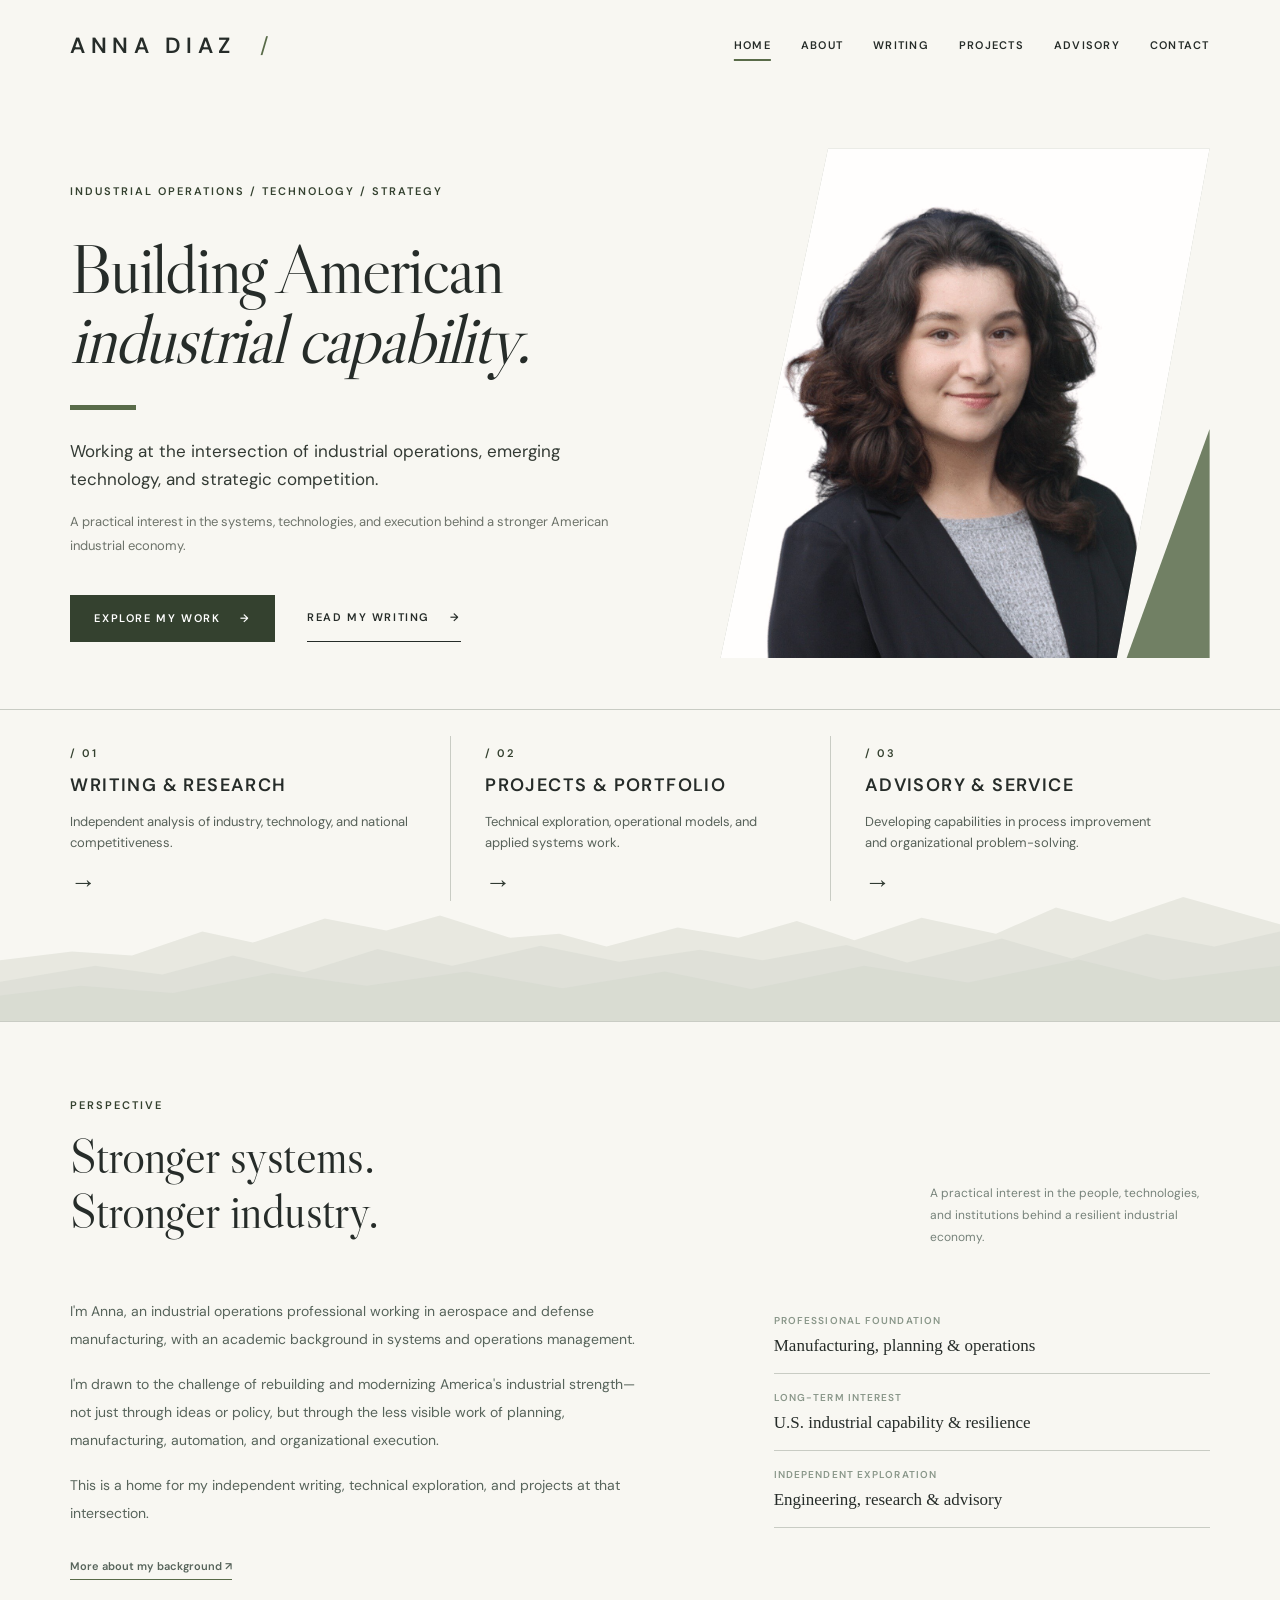
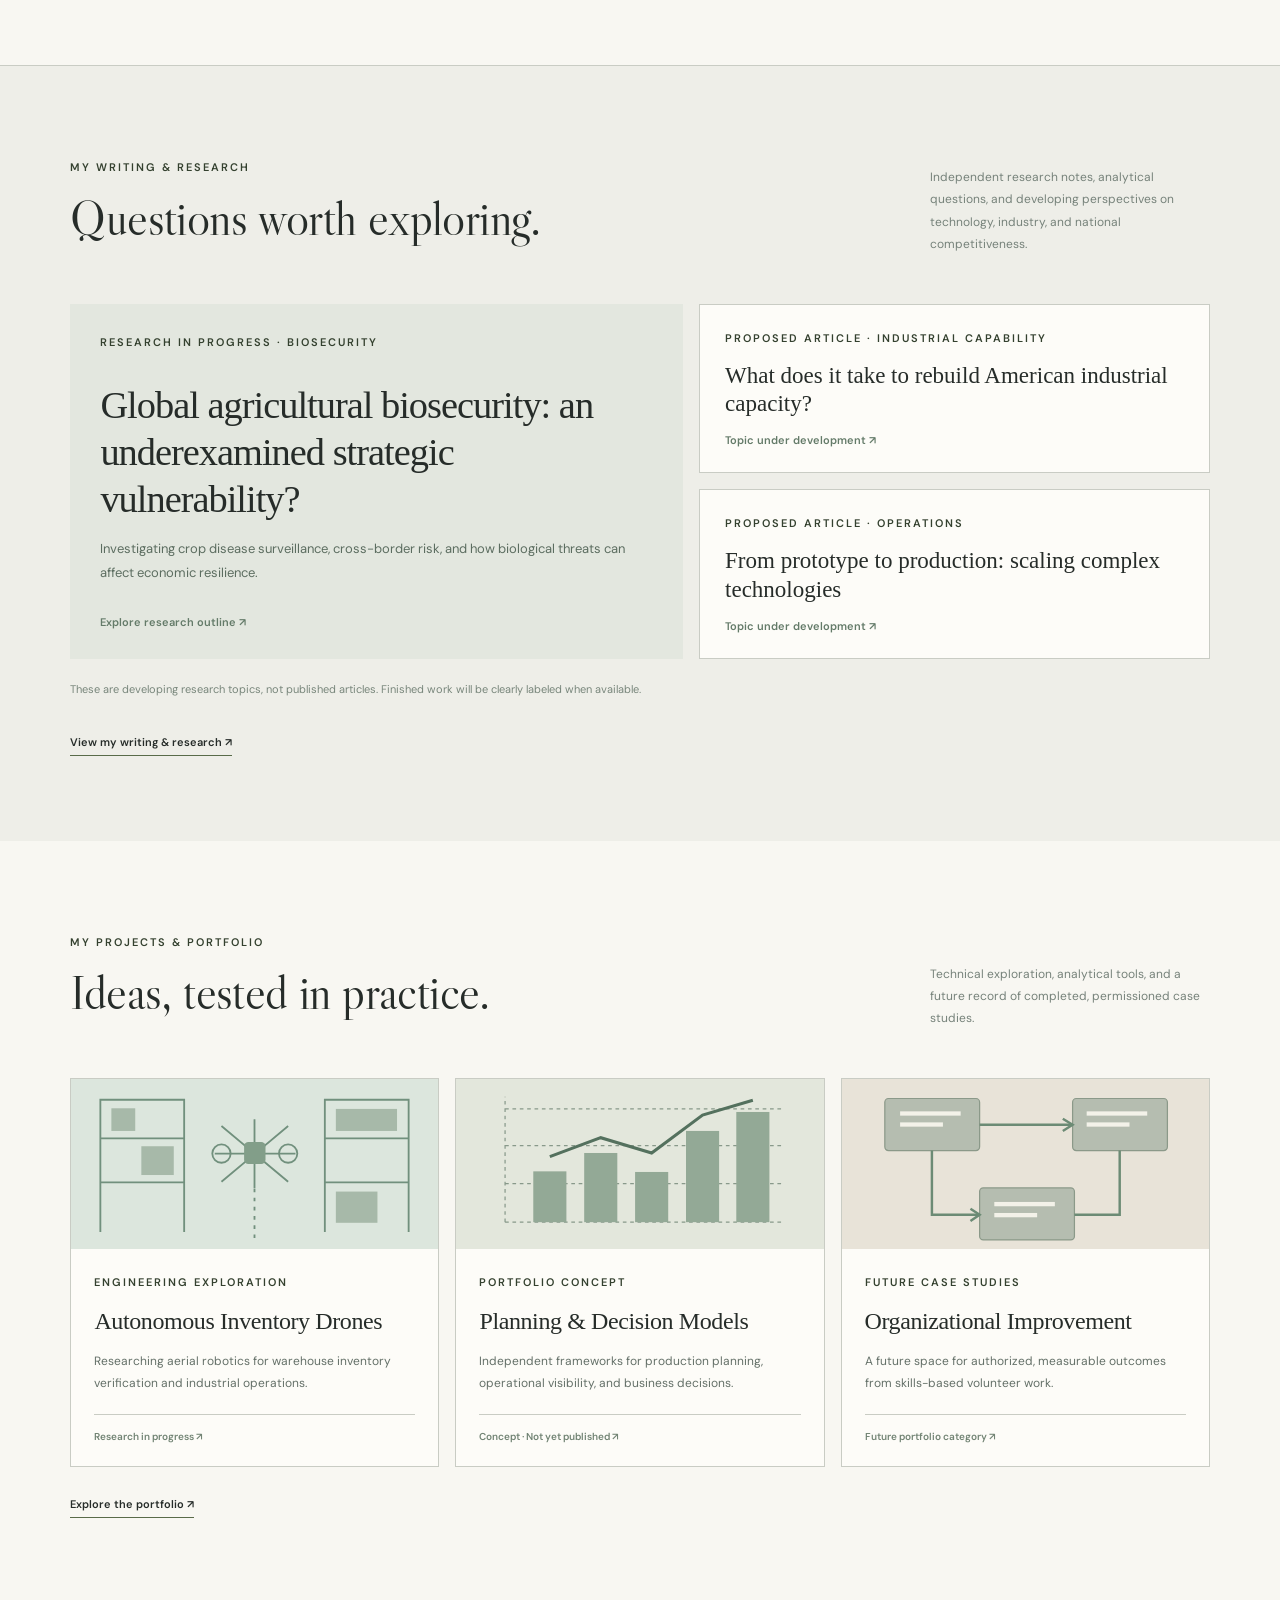
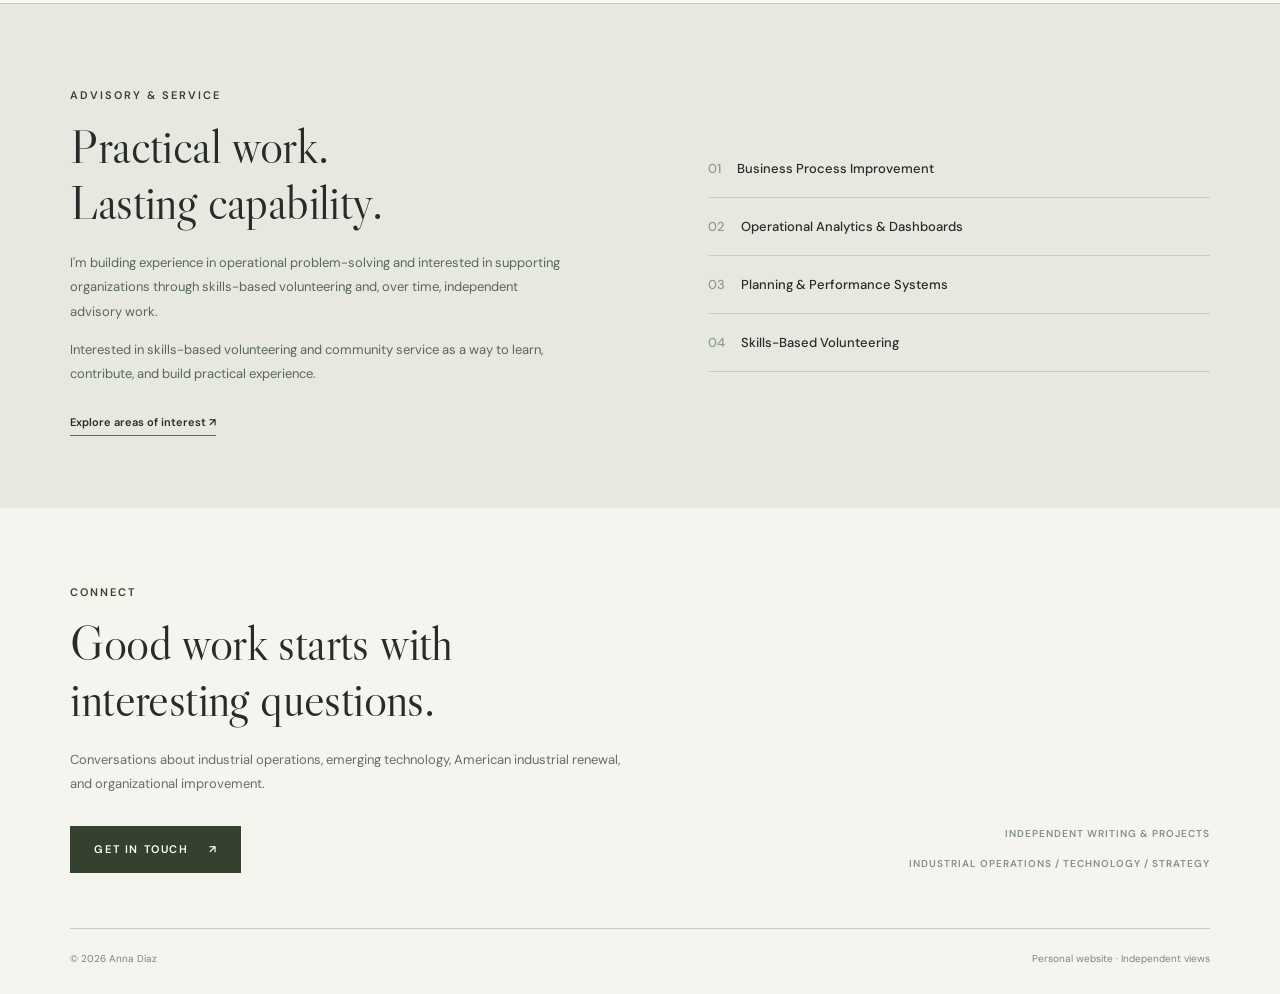
<file: index.html>
<!DOCTYPE html>

<html lang="en"><head><meta charset="utf-8"/><meta content="width=device-width,initial-scale=1" name="viewport"/><meta content="#f8f7f3" name="theme-color"/><meta content="Anna Diaz: industrial operations, emerging technology, strategic competition, and American industrial renewal." name="description"/><title>Industrial Operations, Technology &amp; Strategy | Anna Diaz</title><link href="assets/styles.css" rel="stylesheet"/><link href="assets/favicon.svg" rel="icon" type="image/svg+xml"/><meta content="assets/anna-diaz-portrait.jpg" property="og:image"/></head>
<body><a class="skip-link" href="#main">Skip to content</a><header class="site-header"><div class="container header-inner"><a aria-label="Anna Diaz homepage" class="wordmark" href="index.html">ANNA DIAZ<span aria-hidden="true" class="wordmark-slash"> /</span></a><button aria-controls="primary-nav" aria-expanded="false" class="menu-toggle" type="button">Menu <span aria-hidden="true">☰</span></button><nav aria-label="Main navigation" class="nav" id="primary-nav"><a aria-current="page" href="index.html">Home</a><a href="about.html">About</a><a href="writing.html">Writing</a><a href="projects.html">Projects</a><a href="advisory.html">Advisory</a><a href="contact.html">Contact</a></nav></div></header>
<main id="main"><section aria-label="Introduction" class="hero container"><div class="hero-copy"><p class="eyebrow">Industrial Operations <span class="slash">/</span> Technology <span class="slash">/</span> Strategy</p><h1>Building American<br/><em>industrial capability.</em></h1><span aria-hidden="true" class="hero-rule"></span><p class="hero-lead">Working at the intersection of industrial operations, emerging technology, and strategic competition.</p><p class="hero-sub">A practical interest in the systems, technologies, and execution behind a stronger American industrial economy.</p><div class="button-row"><a class="button button-dark" href="projects.html">Explore my work <span aria-hidden="true">→</span></a><a class="button button-secondary" href="writing.html">Read my writing <span aria-hidden="true">→</span></a></div></div><figure class="portrait-frame"><div class="portrait-mat"><img alt="Professional portrait of Anna Diaz" height="1299" src="assets/anna-diaz-portrait.jpg" width="1294"/></div><span aria-hidden="true" class="portrait-edge"></span></figure></section>
<section aria-label="Explore my website" class="home-paths container mountain-horizon"><a class="path-item" href="writing.html"><span class="path-index">/ 01</span><h2>Writing &amp; Research</h2><p>Independent analysis of industry, technology, and national competitiveness.</p><span aria-hidden="true" class="path-arrow">→</span></a><a class="path-item" href="projects.html"><span class="path-index">/ 02</span><h2>Projects &amp; Portfolio</h2><p>Technical exploration, operational models, and applied systems work.</p><span aria-hidden="true" class="path-arrow">→</span></a><a class="path-item" href="advisory.html"><span class="path-index">/ 03</span><h2>Advisory &amp; Service</h2><p>Developing capabilities in process improvement and organizational problem-solving.</p><span aria-hidden="true" class="path-arrow">→</span></a></section>
<section class="section container"><div class="section-heading"><div><p class="eyebrow">Perspective</p><h2>Stronger systems.<br/>Stronger industry.</h2></div><p class="section-aside">A practical interest in the people, technologies, and institutions behind a resilient industrial economy.</p></div><div class="two-col"><div class="body-copy"><p>I'm Anna, an industrial operations professional working in aerospace and defense manufacturing, with an academic background in systems and operations management.</p><p>I'm drawn to the challenge of rebuilding and modernizing America's industrial strength—not just through ideas or policy, but through the less visible work of planning, manufacturing, automation, and organizational execution.</p><p>This is a home for my independent writing, technical exploration, and projects at that intersection.</p><a class="text-link" href="about.html">More about my background <span aria-hidden="true">↗</span></a></div><div class="fact-list"><div><small>Professional foundation</small><strong>Manufacturing, planning &amp; operations</strong></div><div><small>Long-term interest</small><strong>U.S. industrial capability &amp; resilience</strong></div><div><small>Independent exploration</small><strong>Engineering, research &amp; advisory</strong></div></div></div></section>
<section class="section section-tinted"><div class="container"><div class="section-heading"><div><p class="eyebrow">My Writing &amp; Research</p><h2>Questions worth exploring.</h2></div><p class="section-aside">Independent research notes, analytical questions, and developing perspectives on technology, industry, and national competitiveness.</p></div><div class="writing-feature-grid"><a class="writing-feature" href="writing/agricultural-biosecurity.html"><span class="meta">Research in progress · Biosecurity</span><div><h3>Global agricultural biosecurity: an underexamined strategic vulnerability?</h3><p>Investigating crop disease surveillance, cross-border risk, and how biological threats can affect economic resilience.</p></div><span class="arrow-line">Explore research outline <span aria-hidden="true">↗</span></span></a><div class="writing-side"><a class="writing-preview" href="writing.html#industrial-capacity"><span class="meta">Proposed article · Industrial capability</span><h3>What does it take to rebuild American industrial capacity?</h3><span class="small-note">Topic under development ↗</span></a><a class="writing-preview" href="writing.html#prototype-production"><span class="meta">Proposed article · Operations</span><h3>From prototype to production: scaling complex technologies</h3><span class="small-note">Topic under development ↗</span></a></div></div><p class="disclosure">These are developing research topics, not published articles. Finished work will be clearly labeled when available.</p><a class="text-link" href="writing.html">View my writing &amp; research <span aria-hidden="true">↗</span></a></div></section>
<section class="section container"><div class="section-heading"><div><p class="eyebrow">My Projects &amp; Portfolio</p><h2>Ideas, tested in practice.</h2></div><p class="section-aside">Technical exploration, analytical tools, and a future record of completed, permissioned case studies.</p></div><div class="project-grid"><a class="project-card" href="projects/autonomous-inventory.html"><div class="project-image"><img alt="Abstract illustration of an inventory drone inside warehouse shelving" src="assets/warehouse.svg"/></div><div class="project-content"><span class="meta">Engineering exploration</span><h3>Autonomous Inventory Drones</h3><p>Researching aerial robotics for warehouse inventory verification and industrial operations.</p><span class="card-foot">Research in progress ↗</span></div></a><a class="project-card" href="projects.html#planning"><div class="project-image olive"><img alt="Illustrated operations performance chart" src="assets/analytics.svg"/></div><div class="project-content"><span class="meta">Portfolio concept</span><h3>Planning &amp; Decision Models</h3><p>Independent frameworks for production planning, operational visibility, and business decisions.</p><span class="card-foot">Concept · Not yet published ↗</span></div></a><a class="project-card" href="projects.html#service"><div class="project-image sand"><img alt="Illustrated process flow diagram" src="assets/process.svg"/></div><div class="project-content"><span class="meta">Future case studies</span><h3>Organizational Improvement</h3><p>A future space for authorized, measurable outcomes from skills-based volunteer work.</p><span class="card-foot">Future portfolio category ↗</span></div></a></div><a class="text-link after-grid" href="projects.html">Explore the portfolio <span aria-hidden="true">↗</span></a></section>
<section class="advisory-band"><div class="container advisory-grid"><div><p class="eyebrow">Advisory &amp; Service</p><h2>Practical work.<br/>Lasting capability.</h2><p>I'm building experience in operational problem-solving and interested in supporting organizations through skills-based volunteering and, over time, independent advisory work.</p><p class="note">Interested in skills-based volunteering and community service as a way to learn, contribute, and build practical experience.</p><a class="text-link" href="advisory.html">Explore areas of interest ↗</a></div><div class="service-list"><div><span>01</span> Business Process Improvement</div><div><span>02</span> Operational Analytics &amp; Dashboards</div><div><span>03</span> Planning &amp; Performance Systems</div><div><span>04</span> Skills-Based Volunteering</div></div></div></section></main>
<footer class="site-footer"><div class="container"><div class="footer-top"><div><p class="eyebrow">Connect</p><h2>Good work starts with<br/>interesting questions.</h2><p>Conversations about industrial operations, emerging technology, American industrial renewal, and organizational improvement.</p><a class="button button-dark" href="contact.html">Get in touch <span aria-hidden="true">↗</span></a></div><div class="footer-side"><span>Independent writing &amp; projects</span><span>Industrial Operations / Technology / Strategy</span></div></div><div class="footer-bottom"><span>© <span id="year">2026</span> Anna Diaz</span><span>Personal website · Independent views</span></div></div></footer><script defer="" src="assets/script.js"></script></body></html>
</file>
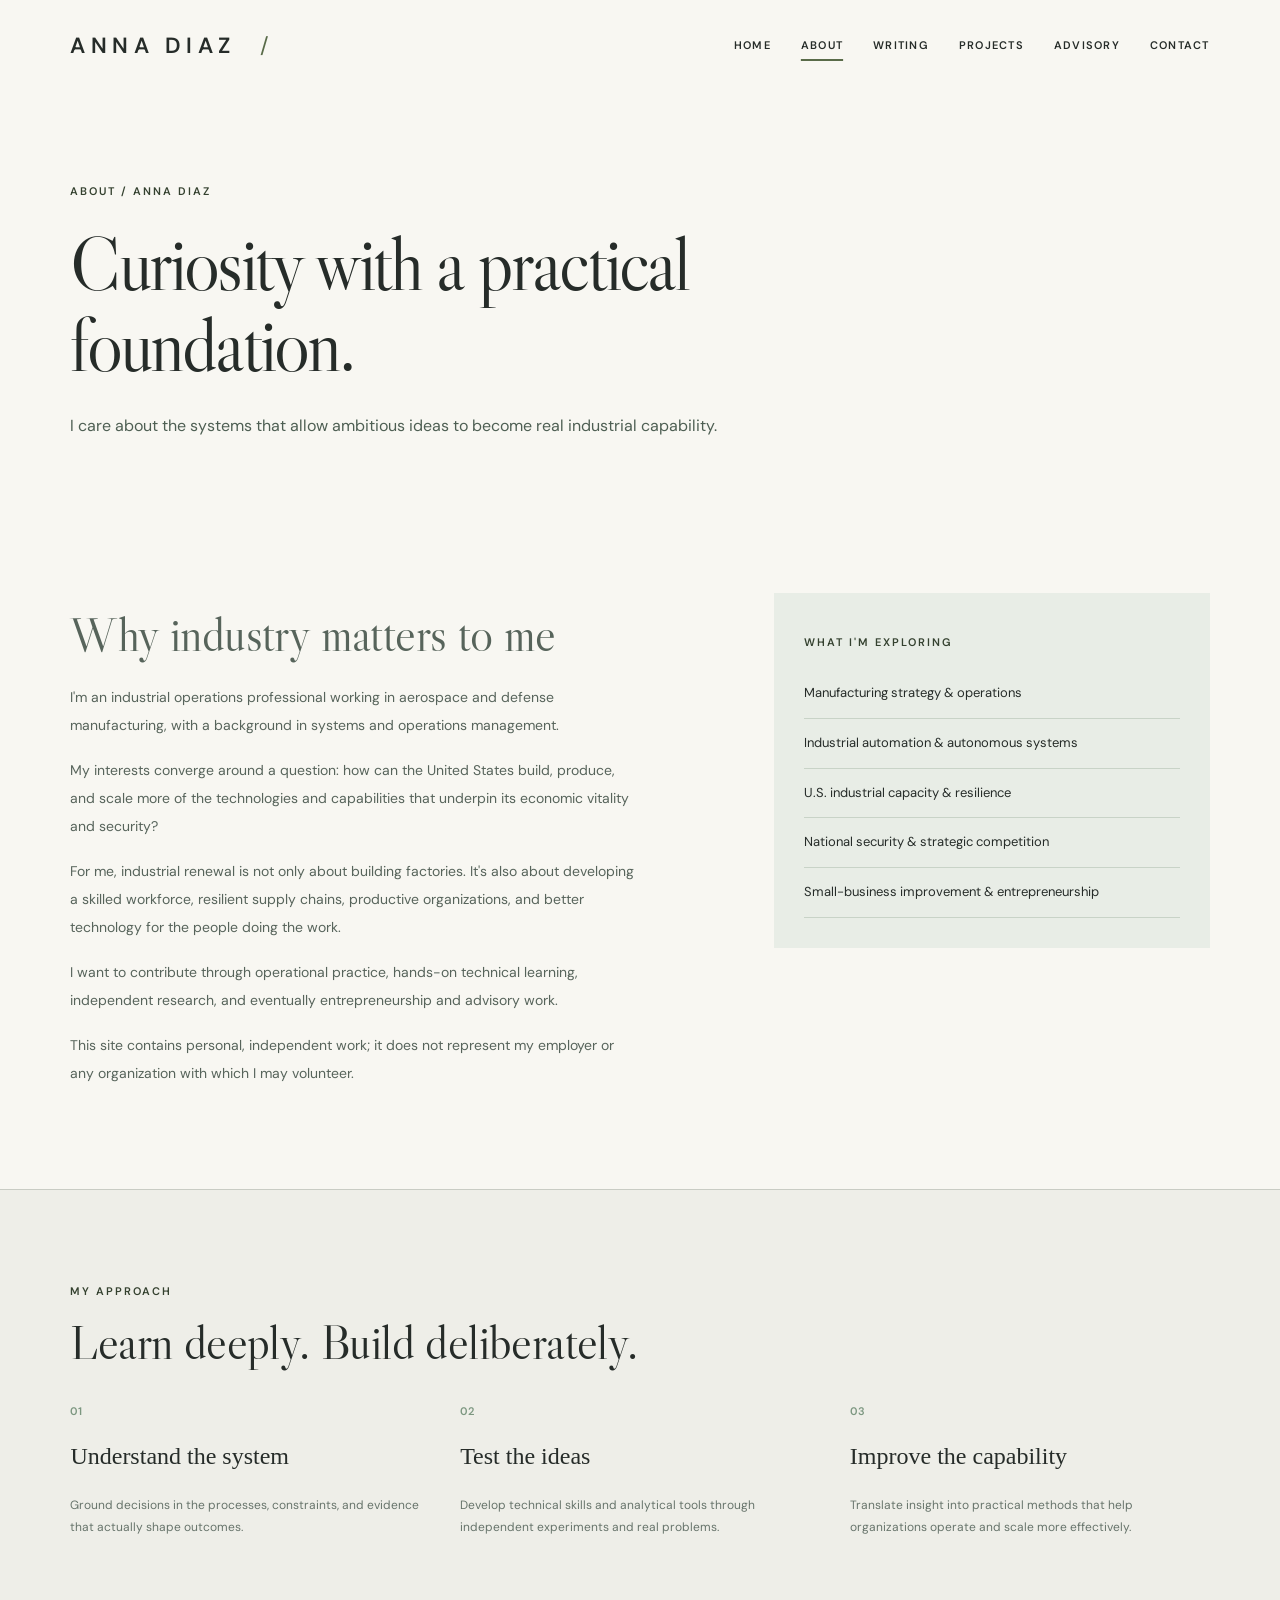
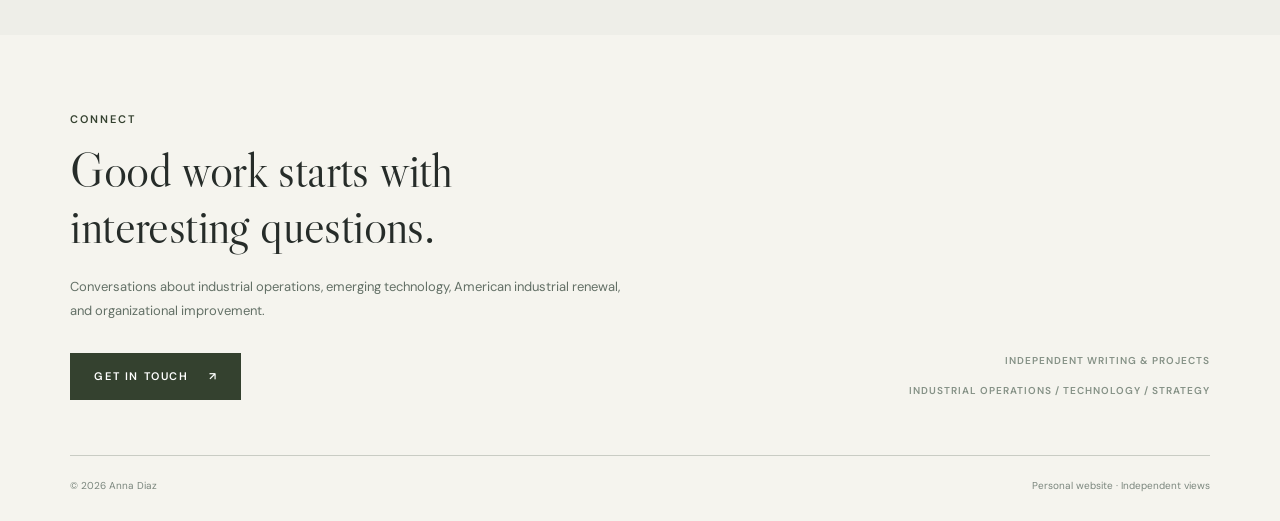
<file: about.html>
<!DOCTYPE html>

<html lang="en"><head><meta charset="utf-8"/><meta content="width=device-width,initial-scale=1" name="viewport"/><meta content="#f8f7f3" name="theme-color"/><meta content="About Anna Diaz and her interests in American industrial renewal, operations, technology, and strategy." name="description"/><title>About | Anna Diaz</title><link href="assets/styles.css" rel="stylesheet"/><link href="assets/favicon.svg" rel="icon" type="image/svg+xml"/></head>
<body><a class="skip-link" href="#main">Skip to content</a><header class="site-header"><div class="container header-inner"><a aria-label="Anna Diaz homepage" class="wordmark" href="index.html">ANNA DIAZ<span aria-hidden="true" class="wordmark-slash"> /</span></a><button aria-controls="primary-nav" aria-expanded="false" class="menu-toggle" type="button">Menu <span aria-hidden="true">☰</span></button><nav aria-label="Main navigation" class="nav" id="primary-nav"><a href="index.html">Home</a><a aria-current="page" href="about.html">About</a><a href="writing.html">Writing</a><a href="projects.html">Projects</a><a href="advisory.html">Advisory</a><a href="contact.html">Contact</a></nav></div></header>
<main id="main"><section class="page-intro container"><p class="eyebrow">About / Anna Diaz</p><h1>Curiosity with a practical foundation.</h1><p class="page-lead">I care about the systems that allow ambitious ideas to become real industrial capability.</p></section><section class="section container"><div class="two-col"><div class="body-copy"><h2>Why industry matters to me</h2><p>I'm an industrial operations professional working in aerospace and defense manufacturing, with a background in systems and operations management.</p><p>My interests converge around a question: how can the United States build, produce, and scale more of the technologies and capabilities that underpin its economic vitality and security?</p><p>For me, industrial renewal is not only about building factories. It's also about developing a skilled workforce, resilient supply chains, productive organizations, and better technology for the people doing the work.</p><p>I want to contribute through operational practice, hands-on technical learning, independent research, and eventually entrepreneurship and advisory work.</p><p>This site contains personal, independent work; it does not represent my employer or any organization with which I may volunteer.</p></div><aside class="aside-panel"><p class="eyebrow">What I'm exploring</p><ul class="clean-list"><li>Manufacturing strategy &amp; operations</li><li>Industrial automation &amp; autonomous systems</li><li>U.S. industrial capacity &amp; resilience</li><li>National security &amp; strategic competition</li><li>Small-business improvement &amp; entrepreneurship</li></ul></aside></div></section><section class="section section-tinted"><div class="container"><p class="eyebrow">My approach</p><h2>Learn deeply. Build deliberately.</h2><div class="three-values"><div><span>01</span><h3>Understand the system</h3><p>Ground decisions in the processes, constraints, and evidence that actually shape outcomes.</p></div><div><span>02</span><h3>Test the ideas</h3><p>Develop technical skills and analytical tools through independent experiments and real problems.</p></div><div><span>03</span><h3>Improve the capability</h3><p>Translate insight into practical methods that help organizations operate and scale more effectively.</p></div></div></div></section></main>
<footer class="site-footer"><div class="container"><div class="footer-top"><div><p class="eyebrow">Connect</p><h2>Good work starts with<br/>interesting questions.</h2><p>Conversations about industrial operations, emerging technology, American industrial renewal, and organizational improvement.</p><a class="button button-dark" href="contact.html">Get in touch <span aria-hidden="true">↗</span></a></div><div class="footer-side"><span>Independent writing &amp; projects</span><span>Industrial Operations / Technology / Strategy</span></div></div><div class="footer-bottom"><span>© <span id="year">2026</span> Anna Diaz</span><span>Personal website · Independent views</span></div></div></footer><script defer="" src="assets/script.js"></script></body></html>
</file>
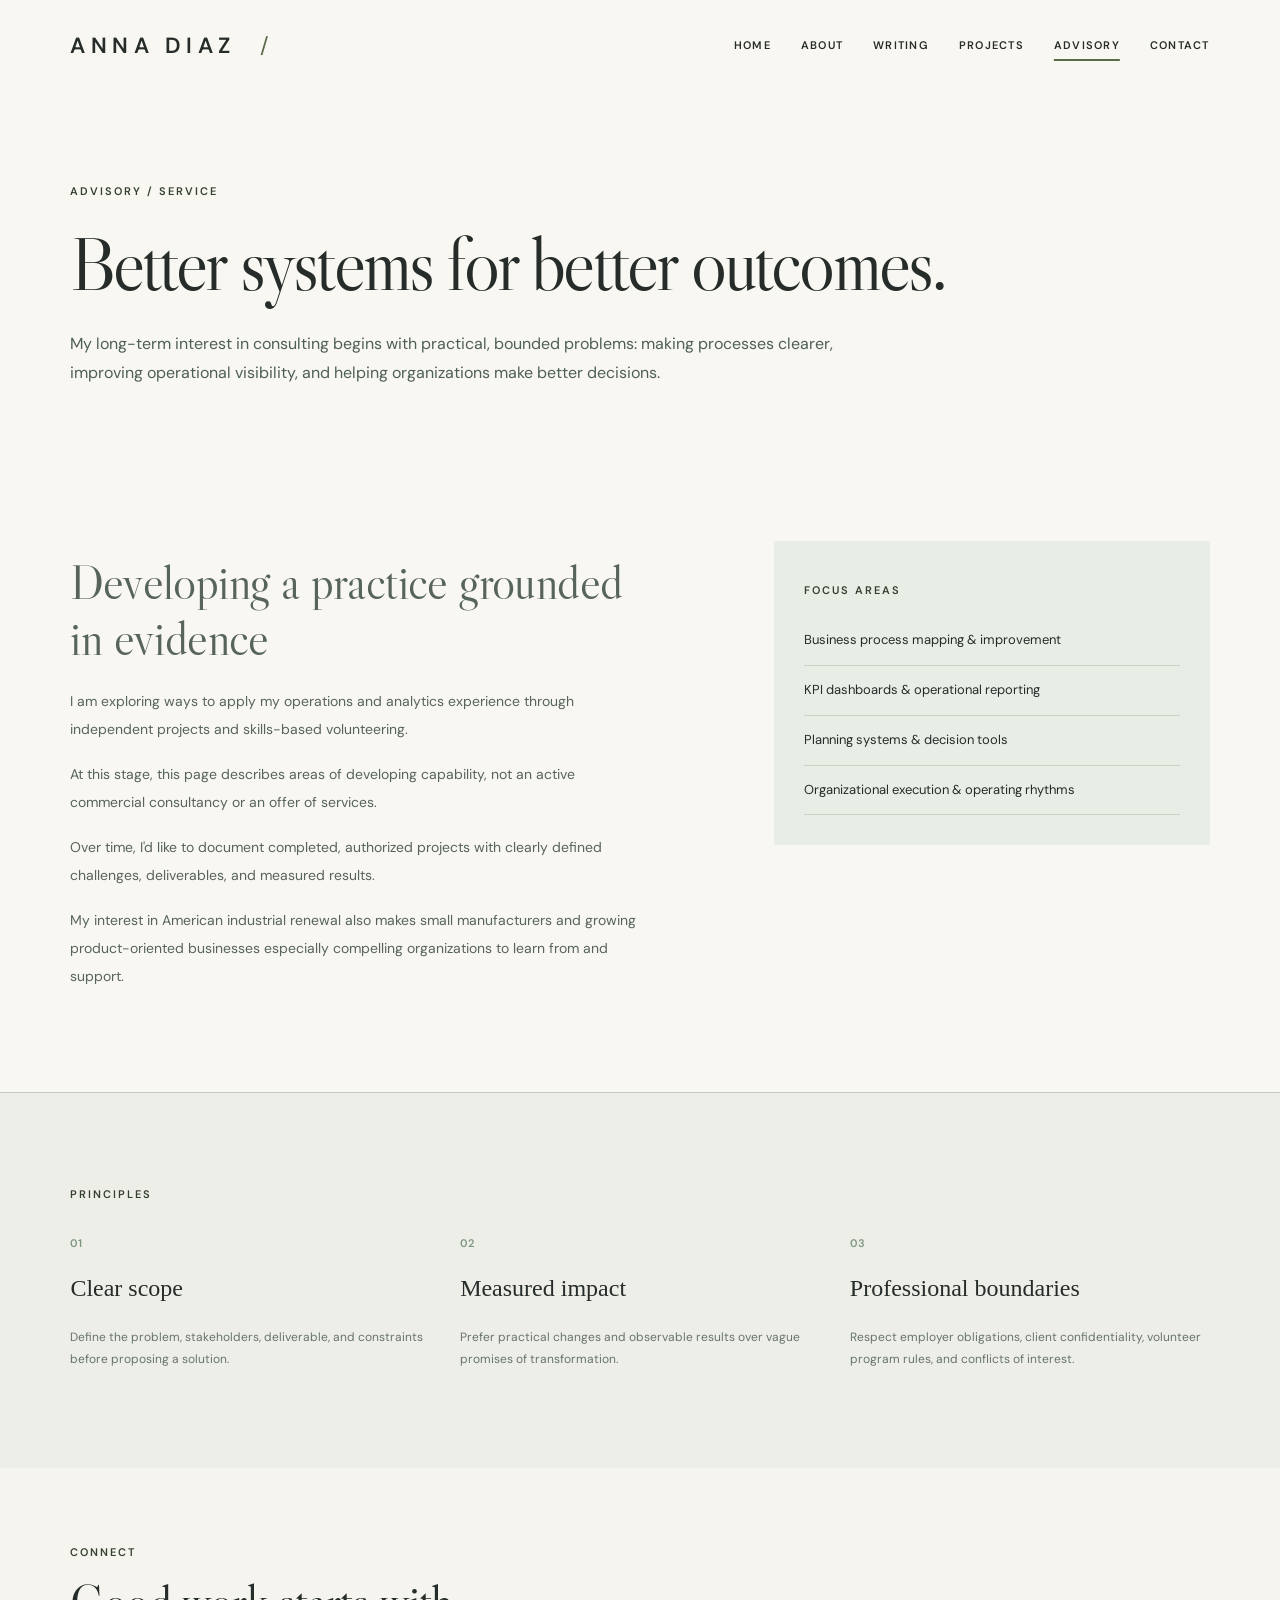
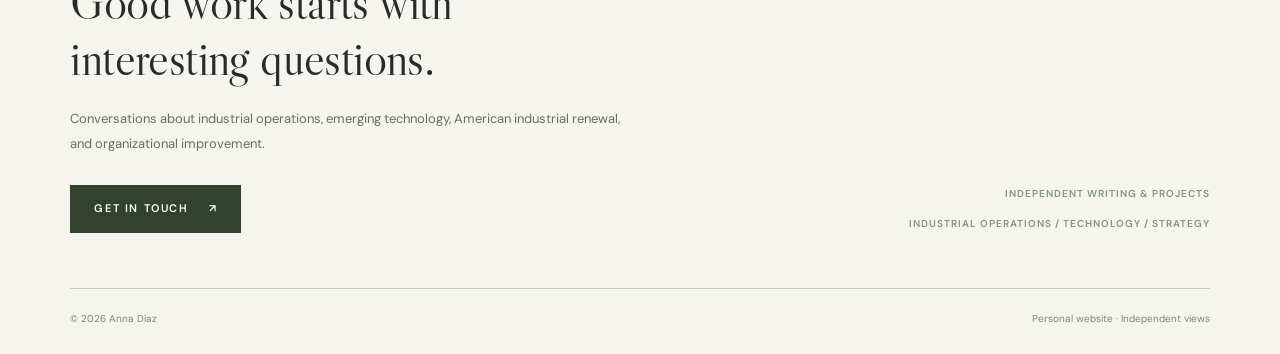
<file: advisory.html>
<!DOCTYPE html>

<html lang="en"><head><meta charset="utf-8"/><meta content="width=device-width,initial-scale=1" name="viewport"/><meta content="#f8f7f3" name="theme-color"/><meta content="Anna Diaz: prospective skills-based volunteering, operations improvement and future advisory interests." name="description"/><title>Advisory &amp; Service | Anna Diaz</title><link href="assets/styles.css" rel="stylesheet"/><link href="assets/favicon.svg" rel="icon" type="image/svg+xml"/></head>
<body><a class="skip-link" href="#main">Skip to content</a><header class="site-header"><div class="container header-inner"><a aria-label="Anna Diaz homepage" class="wordmark" href="index.html">ANNA DIAZ<span aria-hidden="true" class="wordmark-slash"> /</span></a><button aria-controls="primary-nav" aria-expanded="false" class="menu-toggle" type="button">Menu <span aria-hidden="true">☰</span></button><nav aria-label="Main navigation" class="nav" id="primary-nav"><a href="index.html">Home</a><a href="about.html">About</a><a href="writing.html">Writing</a><a href="projects.html">Projects</a><a aria-current="page" href="advisory.html">Advisory</a><a href="contact.html">Contact</a></nav></div></header>
<main id="main"><section class="page-intro container"><p class="eyebrow">Advisory / Service</p><h1>Better systems for better outcomes.</h1><p class="page-lead">My long-term interest in consulting begins with practical, bounded problems: making processes clearer, improving operational visibility, and helping organizations make better decisions.</p></section><section class="section container"><div class="two-col"><div class="body-copy"><h2>Developing a practice grounded in evidence</h2><p>I am exploring ways to apply my operations and analytics experience through independent projects and skills-based volunteering.</p><p>At this stage, this page describes areas of developing capability, not an active commercial consultancy or an offer of services.</p><p>Over time, I'd like to document completed, authorized projects with clearly defined challenges, deliverables, and measured results.</p><p>My interest in American industrial renewal also makes small manufacturers and growing product-oriented businesses especially compelling organizations to learn from and support.</p></div><aside class="aside-panel"><p class="eyebrow">Focus areas</p><ul class="clean-list"><li>Business process mapping &amp; improvement</li><li>KPI dashboards &amp; operational reporting</li><li>Planning systems &amp; decision tools</li><li>Organizational execution &amp; operating rhythms</li></ul></aside></div></section><section class="section section-tinted"><div class="container"><p class="eyebrow">Principles</p><div class="three-values"><div><span>01</span><h3>Clear scope</h3><p>Define the problem, stakeholders, deliverable, and constraints before proposing a solution.</p></div><div><span>02</span><h3>Measured impact</h3><p>Prefer practical changes and observable results over vague promises of transformation.</p></div><div><span>03</span><h3>Professional boundaries</h3><p>Respect employer obligations, client confidentiality, volunteer program rules, and conflicts of interest.</p></div></div></div></section></main>
<footer class="site-footer"><div class="container"><div class="footer-top"><div><p class="eyebrow">Connect</p><h2>Good work starts with<br/>interesting questions.</h2><p>Conversations about industrial operations, emerging technology, American industrial renewal, and organizational improvement.</p><a class="button button-dark" href="contact.html">Get in touch <span aria-hidden="true">↗</span></a></div><div class="footer-side"><span>Independent writing &amp; projects</span><span>Industrial Operations / Technology / Strategy</span></div></div><div class="footer-bottom"><span>© <span id="year">2026</span> Anna Diaz</span><span>Personal website · Independent views</span></div></div></footer><script defer="" src="assets/script.js"></script></body></html>
</file>
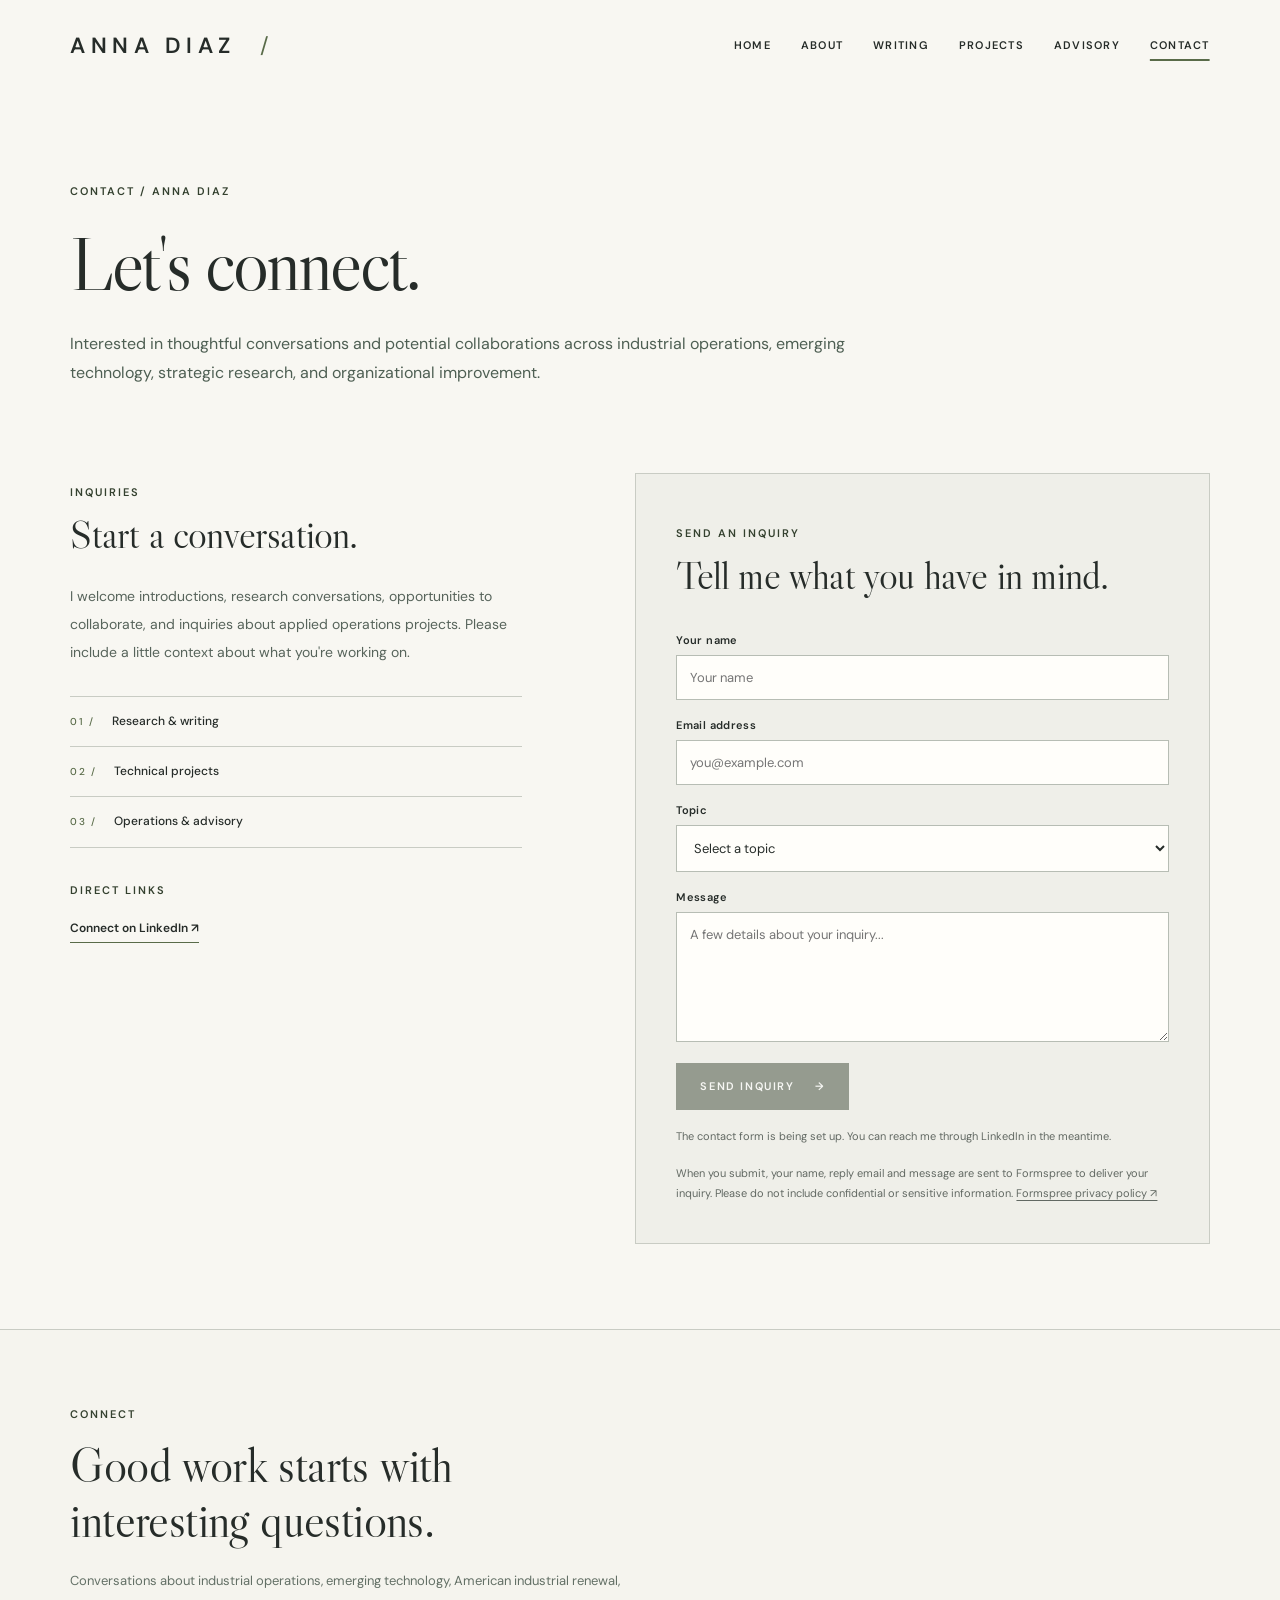
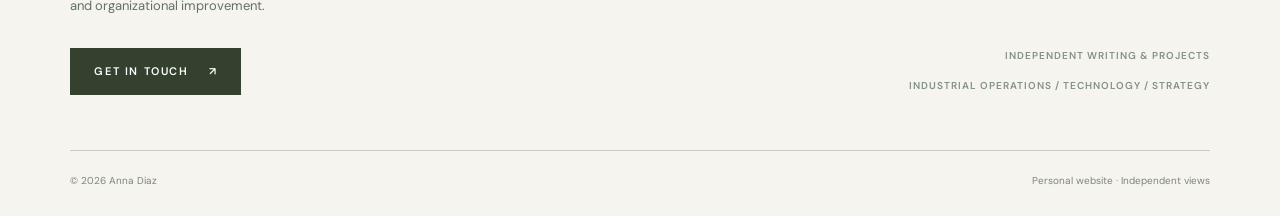
<file: contact.html>
<!DOCTYPE html>

<html lang="en"><head><meta charset="utf-8"/><meta content="width=device-width,initial-scale=1" name="viewport"/><meta content="#f8f7f3" name="theme-color"/><meta content="Contact Anna Diaz about research, industrial operations, technology and collaboration." name="description"/><title>Contact | Anna Diaz</title><link href="assets/styles.css" rel="stylesheet"/><link href="assets/favicon.svg" rel="icon" type="image/svg+xml"/></head>
<body><a class="skip-link" href="#main">Skip to content</a><header class="site-header"><div class="container header-inner"><a aria-label="Anna Diaz homepage" class="wordmark" href="index.html">ANNA DIAZ<span aria-hidden="true" class="wordmark-slash"> /</span></a><button aria-controls="primary-nav" aria-expanded="false" class="menu-toggle" type="button">Menu <span aria-hidden="true">☰</span></button><nav aria-label="Main navigation" class="nav" id="primary-nav"><a href="index.html">Home</a><a href="about.html">About</a><a href="writing.html">Writing</a><a href="projects.html">Projects</a><a href="advisory.html">Advisory</a><a aria-current="page" href="contact.html">Contact</a></nav></div></header>
<main id="main">
<section class="page-intro container contact-intro"><p class="eyebrow">Contact / Anna Diaz</p><h1>Let's connect.</h1><p class="page-lead">Interested in thoughtful conversations and potential collaborations across industrial operations, emerging technology, strategic research, and organizational improvement.</p></section>
<section class="section container contact-section"><div class="contact-layout">
<div class="contact-context"><p class="eyebrow">Inquiries</p><h2>Start a conversation.</h2><p class="body-copy">I welcome introductions, research conversations, opportunities to collaborate, and inquiries about applied operations projects. Please include a little context about what you're working on.</p><div class="contact-lines"><div><span>01 /</span> Research &amp; writing</div><div><span>02 /</span> Technical projects</div><div><span>03 /</span> Operations &amp; advisory</div></div><div class="contact-direct" id="contact-direct"><p class="eyebrow">Direct links</p><a href="https://www.linkedin.com/in/anna-l-diaz/" rel="noopener noreferrer" target="_blank">Connect on LinkedIn ↗</a></div></div>
<div class="contact-panel"><p class="eyebrow">Send an inquiry</p><h2>Tell me what you have in mind.</h2><form class="contact-form" id="contact-form" method="POST"><div class="form-honeypot" aria-hidden="true"><label for="contact-company-url">Leave this field blank</label><input id="contact-company-url" name="_gotcha" type="text" tabindex="-1" autocomplete="off"/></div><label for="contact-name">Your name</label><input autocomplete="name" id="contact-name" maxlength="120" name="name" placeholder="Your name" required="" type="text"/><label for="contact-reply">Email address</label><input autocomplete="email" id="contact-reply" maxlength="200" name="email" placeholder="you@example.com" required="" type="email"/><label for="contact-topic">Topic</label><select id="contact-topic" name="topic" required=""><option value="">Select a topic</option><option>Research &amp; writing</option><option>Technical collaboration</option><option>Operations &amp; advisory</option><option>General introduction</option></select><label for="contact-message">Message</label><textarea id="contact-message" maxlength="4000" minlength="10" name="message" placeholder="A few details about your inquiry..." required="" rows="6"></textarea><button class="button button-dark" id="contact-submit" type="submit" disabled>Send inquiry <span aria-hidden="true">→</span></button><p class="contact-form-note" id="contact-form-note" role="status" aria-live="polite">Form not yet connected. The site owner must add a Formspree form ID.</p><p class="contact-privacy">When you submit, your name, reply email and message are sent to Formspree to deliver your inquiry. Please do not include confidential or sensitive information. <a href="https://formspree.io/legal/privacy-policy/" target="_blank" rel="noopener noreferrer">Formspree privacy policy ↗</a></p></form></div>
</div></section></main>
<footer class="site-footer"><div class="container"><div class="footer-top"><div><p class="eyebrow">Connect</p><h2>Good work starts with<br/>interesting questions.</h2><p>Conversations about industrial operations, emerging technology, American industrial renewal, and organizational improvement.</p><a class="button button-dark" href="contact.html">Get in touch <span aria-hidden="true">↗</span></a></div><div class="footer-side"><span>Independent writing &amp; projects</span><span>Industrial Operations / Technology / Strategy</span></div></div><div class="footer-bottom"><span>© <span id="year">2026</span> Anna Diaz</span><span>Personal website · Independent views</span></div></div></footer><script defer="" src="assets/script.js"></script><script defer="" src="assets/contact-config.js"></script><script defer="" src="assets/contact.js"></script></body></html>
</file>
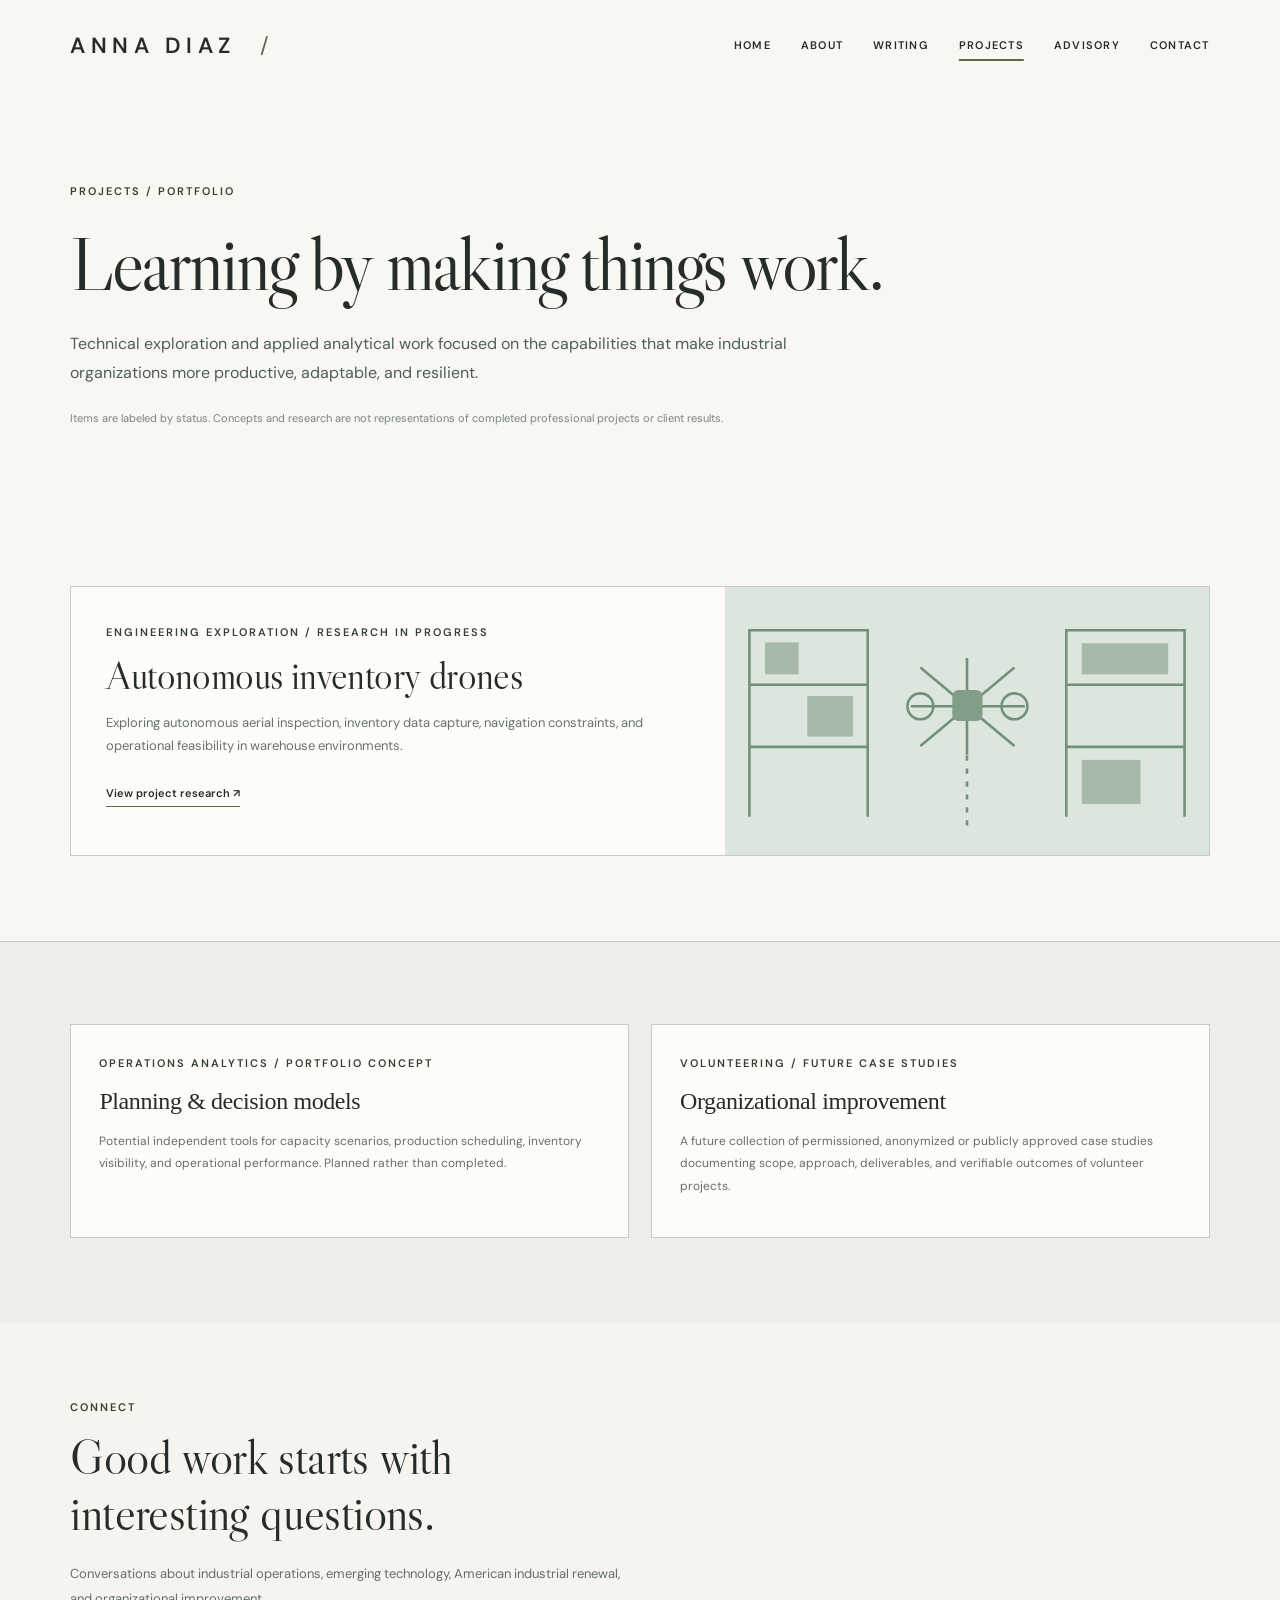
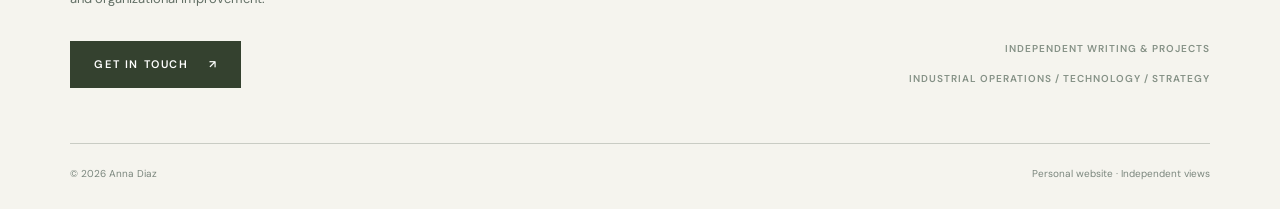
<file: projects.html>
<!DOCTYPE html>

<html lang="en"><head><meta charset="utf-8"/><meta content="width=device-width,initial-scale=1" name="viewport"/><meta content="#f8f7f3" name="theme-color"/><meta content="Anna Diaz project portfolio, including warehouse robotics exploration and operational analytics concepts." name="description"/><title>Projects &amp; Portfolio | Anna Diaz</title><link href="assets/styles.css" rel="stylesheet"/><link href="assets/favicon.svg" rel="icon" type="image/svg+xml"/></head>
<body><a class="skip-link" href="#main">Skip to content</a><header class="site-header"><div class="container header-inner"><a aria-label="Anna Diaz homepage" class="wordmark" href="index.html">ANNA DIAZ<span aria-hidden="true" class="wordmark-slash"> /</span></a><button aria-controls="primary-nav" aria-expanded="false" class="menu-toggle" type="button">Menu <span aria-hidden="true">☰</span></button><nav aria-label="Main navigation" class="nav" id="primary-nav"><a href="index.html">Home</a><a href="about.html">About</a><a href="writing.html">Writing</a><a aria-current="page" href="projects.html">Projects</a><a href="advisory.html">Advisory</a><a href="contact.html">Contact</a></nav></div></header>
<main id="main"><section class="page-intro container"><p class="eyebrow">Projects / Portfolio</p><h1>Learning by making things work.</h1><p class="page-lead">Technical exploration and applied analytical work focused on the capabilities that make industrial organizations more productive, adaptable, and resilient.</p><p class="disclosure">Items are labeled by status. Concepts and research are not representations of completed professional projects or client results.</p></section><section class="section container"><a class="long-card" href="projects/autonomous-inventory.html"><div><span class="meta">Engineering exploration / Research in progress</span><h2>Autonomous inventory drones</h2><p>Exploring autonomous aerial inspection, inventory data capture, navigation constraints, and operational feasibility in warehouse environments.</p><span class="text-link">View project research ↗</span></div><div class="long-card-art"><img alt="Illustration of indoor drone inventory concept" src="assets/warehouse.svg"/></div></a></section><section class="section section-tinted"><div class="container"><div class="topic-list"><article id="planning"><span class="meta">Operations analytics / Portfolio concept</span><h3>Planning &amp; decision models</h3><p>Potential independent tools for capacity scenarios, production scheduling, inventory visibility, and operational performance. Planned rather than completed.</p></article><article id="service"><span class="meta">Volunteering / Future case studies</span><h3>Organizational improvement</h3><p>A future collection of permissioned, anonymized or publicly approved case studies documenting scope, approach, deliverables, and verifiable outcomes of volunteer projects.</p></article></div></div></section></main>
<footer class="site-footer"><div class="container"><div class="footer-top"><div><p class="eyebrow">Connect</p><h2>Good work starts with<br/>interesting questions.</h2><p>Conversations about industrial operations, emerging technology, American industrial renewal, and organizational improvement.</p><a class="button button-dark" href="contact.html">Get in touch <span aria-hidden="true">↗</span></a></div><div class="footer-side"><span>Independent writing &amp; projects</span><span>Industrial Operations / Technology / Strategy</span></div></div><div class="footer-bottom"><span>© <span id="year">2026</span> Anna Diaz</span><span>Personal website · Independent views</span></div></div></footer><script defer="" src="assets/script.js"></script></body></html>
</file>
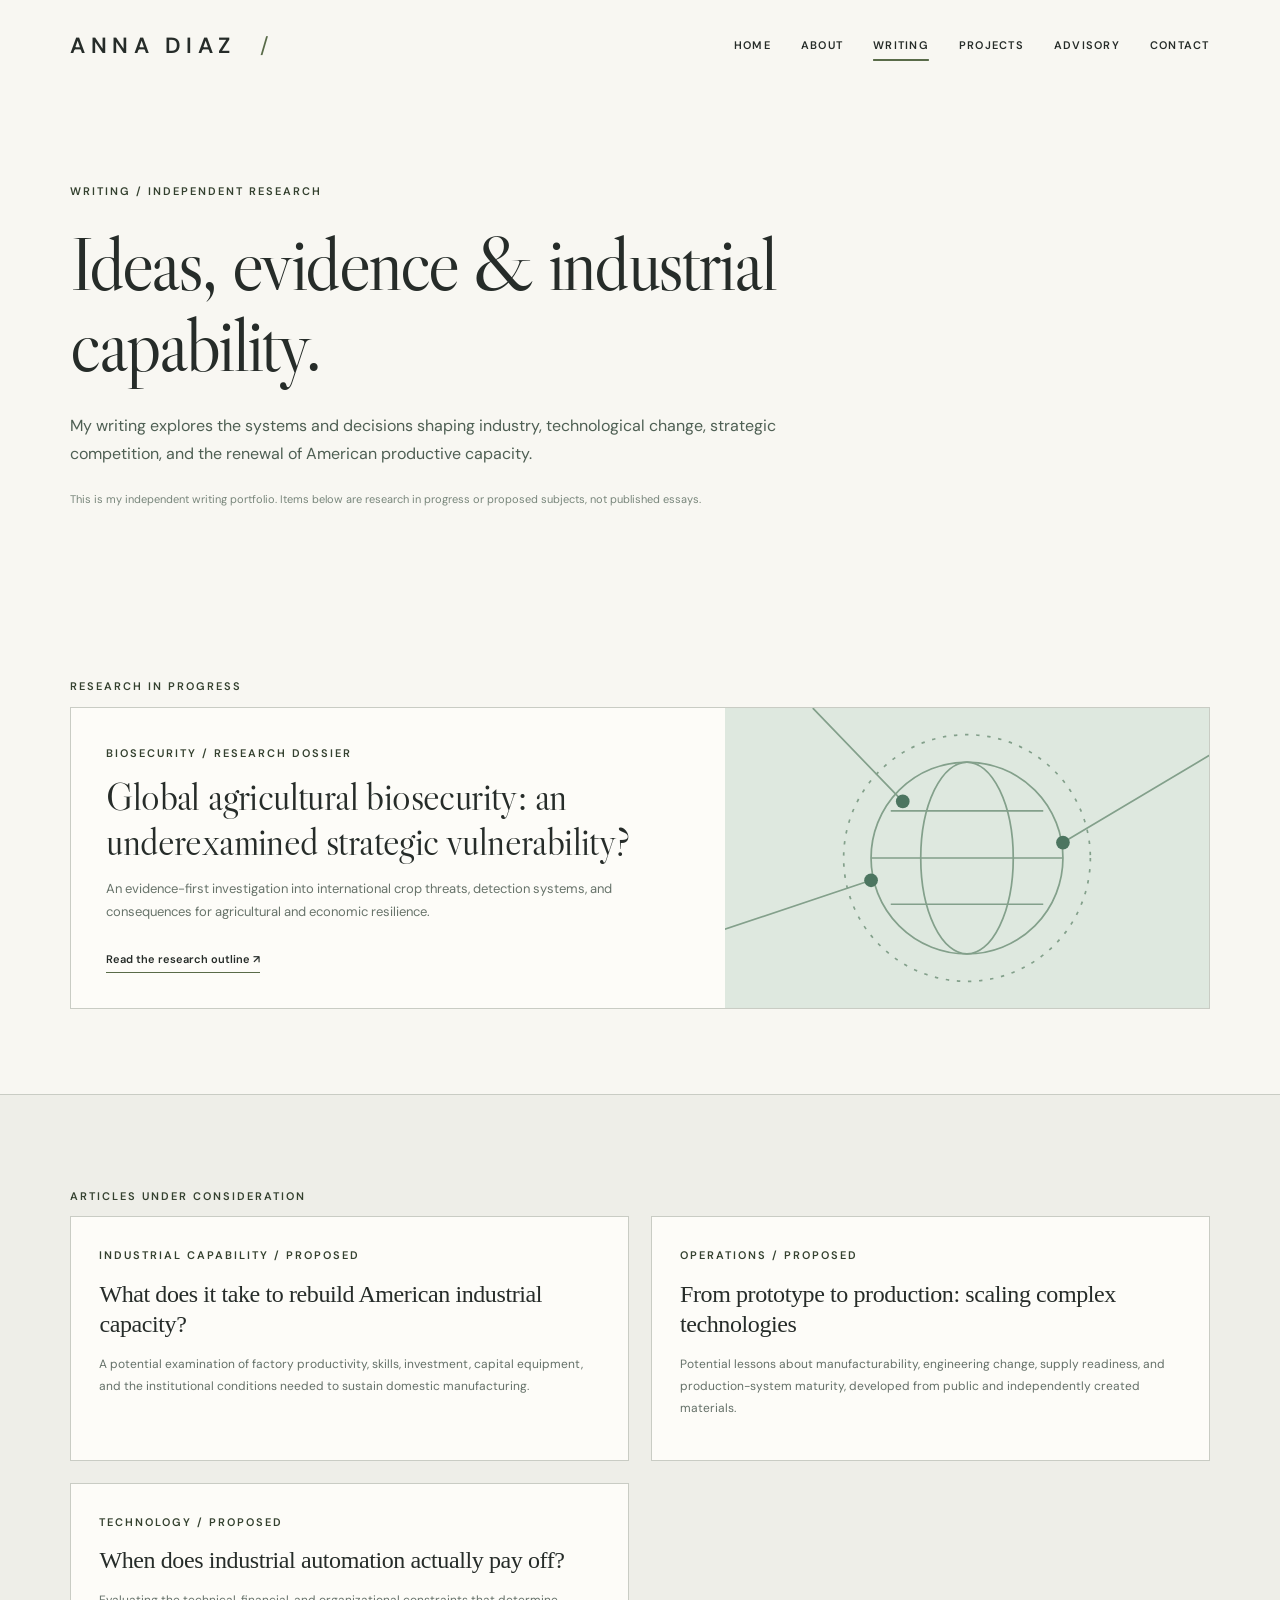
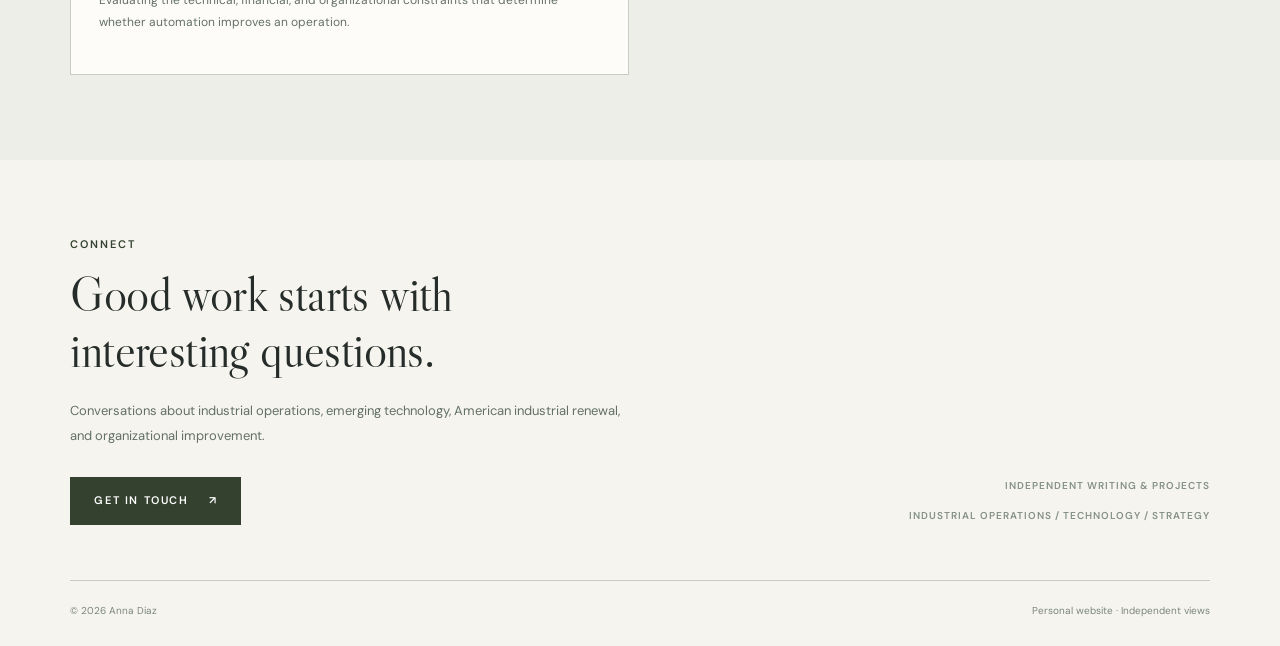
<file: writing.html>
<!DOCTYPE html>

<html lang="en"><head><meta charset="utf-8"/><meta content="width=device-width,initial-scale=1" name="viewport"/><meta content="#f8f7f3" name="theme-color"/><meta content="Independent writing and research by Anna Diaz on American industry, emerging technology and strategic competition." name="description"/><title>Writing &amp; Research | Anna Diaz</title><link href="assets/styles.css" rel="stylesheet"/><link href="assets/favicon.svg" rel="icon" type="image/svg+xml"/></head>
<body><a class="skip-link" href="#main">Skip to content</a><header class="site-header"><div class="container header-inner"><a aria-label="Anna Diaz homepage" class="wordmark" href="index.html">ANNA DIAZ<span aria-hidden="true" class="wordmark-slash"> /</span></a><button aria-controls="primary-nav" aria-expanded="false" class="menu-toggle" type="button">Menu <span aria-hidden="true">☰</span></button><nav aria-label="Main navigation" class="nav" id="primary-nav"><a href="index.html">Home</a><a href="about.html">About</a><a aria-current="page" href="writing.html">Writing</a><a href="projects.html">Projects</a><a href="advisory.html">Advisory</a><a href="contact.html">Contact</a></nav></div></header>
<main id="main"><section class="page-intro container"><p class="eyebrow">Writing / Independent Research</p><h1>Ideas, evidence &amp; industrial capability.</h1><p class="page-lead">My writing explores the systems and decisions shaping industry, technological change, strategic competition, and the renewal of American productive capacity.</p><p class="disclosure">This is my independent writing portfolio. Items below are research in progress or proposed subjects, not published essays.</p></section><section class="section container"><p class="eyebrow">Research in progress</p><a class="long-card" href="writing/agricultural-biosecurity.html"><div><span class="meta">Biosecurity / Research dossier</span><h2>Global agricultural biosecurity: an underexamined strategic vulnerability?</h2><p>An evidence-first investigation into international crop threats, detection systems, and consequences for agricultural and economic resilience.</p><span class="text-link">Read the research outline ↗</span></div><div class="long-card-art"><img alt="Abstract illustration of interconnected global systems" src="assets/network.svg"/></div></a></section><section class="section section-tinted"><div class="container"><p class="eyebrow">Articles under consideration</p><div class="topic-list"><article id="industrial-capacity"><span class="meta">Industrial capability / Proposed</span><h3>What does it take to rebuild American industrial capacity?</h3><p>A potential examination of factory productivity, skills, investment, capital equipment, and the institutional conditions needed to sustain domestic manufacturing.</p></article><article id="prototype-production"><span class="meta">Operations / Proposed</span><h3>From prototype to production: scaling complex technologies</h3><p>Potential lessons about manufacturability, engineering change, supply readiness, and production-system maturity, developed from public and independently created materials.</p></article><article><span class="meta">Technology / Proposed</span><h3>When does industrial automation actually pay off?</h3><p>Evaluating the technical, financial, and organizational constraints that determine whether automation improves an operation.</p></article></div></div></section></main>
<footer class="site-footer"><div class="container"><div class="footer-top"><div><p class="eyebrow">Connect</p><h2>Good work starts with<br/>interesting questions.</h2><p>Conversations about industrial operations, emerging technology, American industrial renewal, and organizational improvement.</p><a class="button button-dark" href="contact.html">Get in touch <span aria-hidden="true">↗</span></a></div><div class="footer-side"><span>Independent writing &amp; projects</span><span>Industrial Operations / Technology / Strategy</span></div></div><div class="footer-bottom"><span>© <span id="year">2026</span> Anna Diaz</span><span>Personal website · Independent views</span></div></div></footer><script defer="" src="assets/script.js"></script></body></html>
</file>
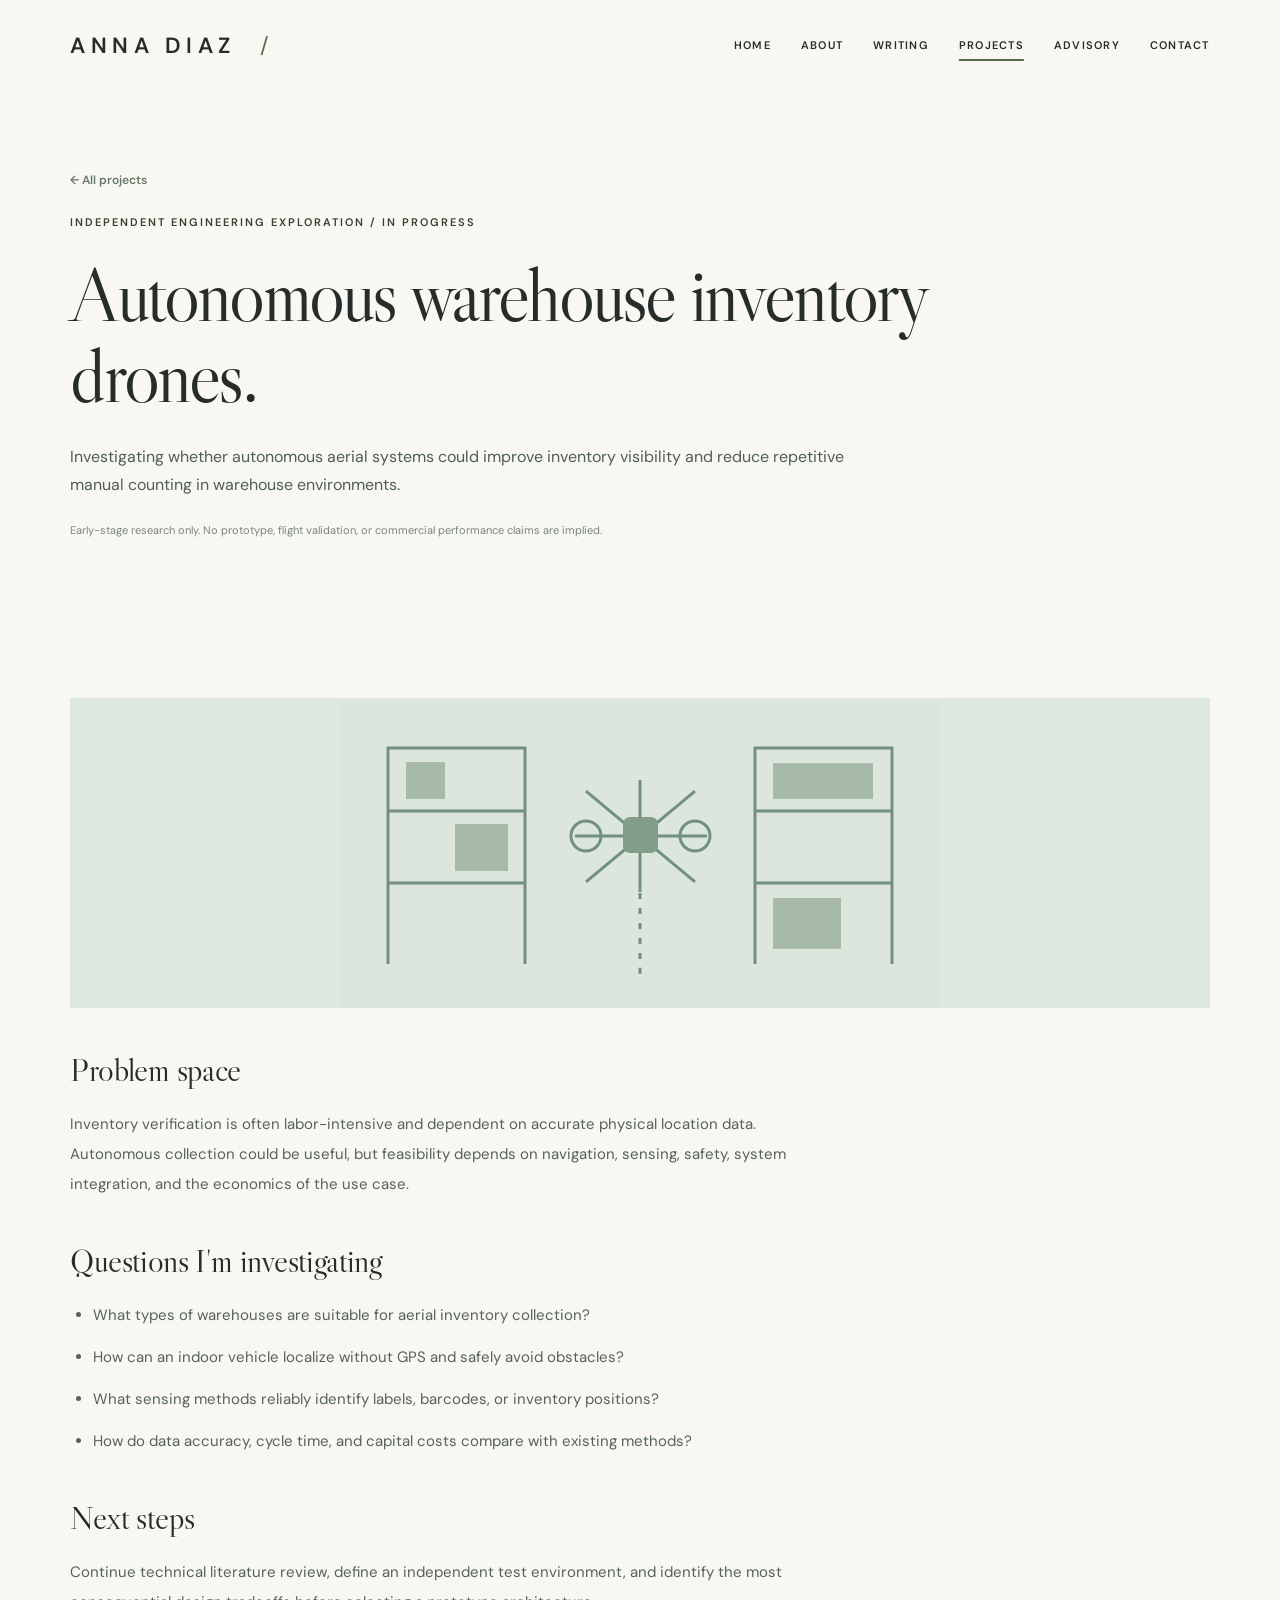
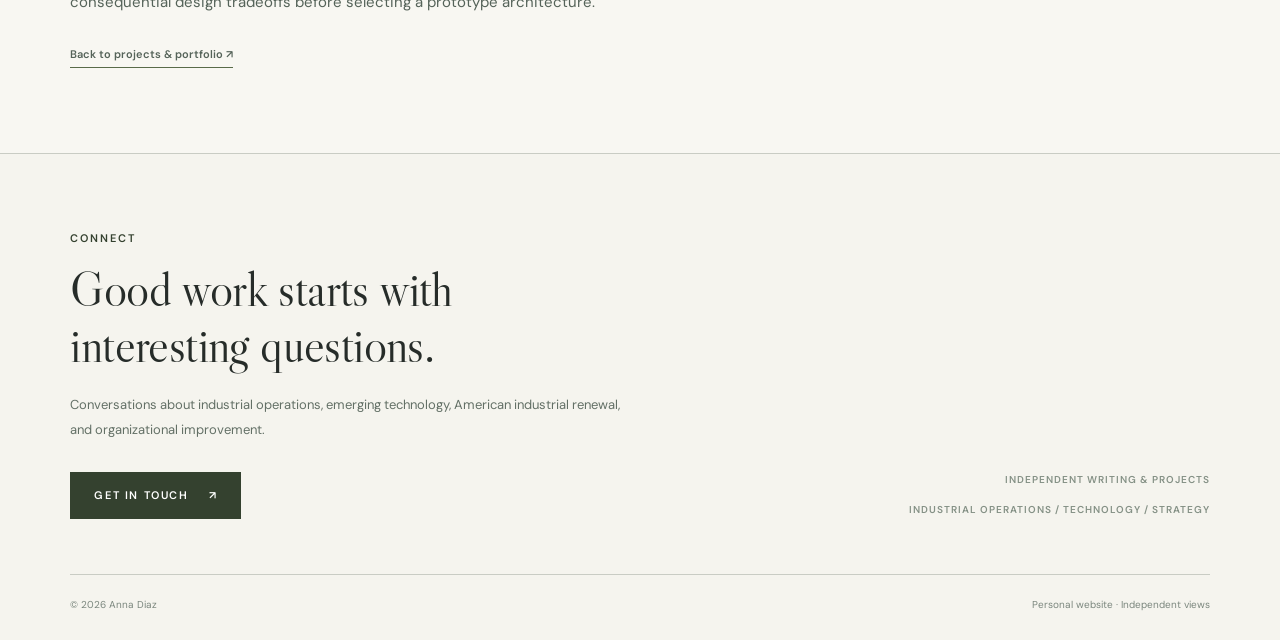
<file: projects/autonomous-inventory.html>
<!DOCTYPE html>

<html lang="en"><head><meta charset="utf-8"/><meta content="width=device-width,initial-scale=1" name="viewport"/><meta content="#f8f7f3" name="theme-color"/><meta content="Independent engineering exploration of autonomous warehouse inventory drones by Anna Diaz." name="description"/><title>Autonomous Inventory Drones — Project Exploration | Anna Diaz</title><link href="../assets/styles.css" rel="stylesheet"/><link href="../assets/favicon.svg" rel="icon" type="image/svg+xml"/></head>
<body><a class="skip-link" href="#main">Skip to content</a><header class="site-header"><div class="container header-inner"><a aria-label="Anna Diaz homepage" class="wordmark" href="../index.html">ANNA DIAZ<span aria-hidden="true" class="wordmark-slash"> /</span></a><button aria-controls="primary-nav" aria-expanded="false" class="menu-toggle" type="button">Menu <span aria-hidden="true">☰</span></button><nav aria-label="Main navigation" class="nav" id="primary-nav"><a href="../index.html">Home</a><a href="../about.html">About</a><a href="../writing.html">Writing</a><a aria-current="page" href="../projects.html">Projects</a><a href="../advisory.html">Advisory</a><a href="../contact.html">Contact</a></nav></div></header>
<main id="main"><section class="page-intro container"><a class="back-link" href="../projects.html">← All projects</a><p class="eyebrow">Independent engineering exploration / In progress</p><h1>Autonomous warehouse inventory drones.</h1><p class="page-lead">Investigating whether autonomous aerial systems could improve inventory visibility and reduce repetitive manual counting in warehouse environments.</p><p class="disclosure">Early-stage research only. No prototype, flight validation, or commercial performance claims are implied.</p></section><section class="section container"><div class="project-hero-art"><img alt="Abstract diagram of a drone operating between warehouse shelves" src="../assets/warehouse.svg"/></div><div class="article-body"><h2>Problem space</h2><p>Inventory verification is often labor-intensive and dependent on accurate physical location data. Autonomous collection could be useful, but feasibility depends on navigation, sensing, safety, system integration, and the economics of the use case.</p><h2>Questions I'm investigating</h2><ul><li>What types of warehouses are suitable for aerial inventory collection?</li><li>How can an indoor vehicle localize without GPS and safely avoid obstacles?</li><li>What sensing methods reliably identify labels, barcodes, or inventory positions?</li><li>How do data accuracy, cycle time, and capital costs compare with existing methods?</li></ul><h2>Next steps</h2><p>Continue technical literature review, define an independent test environment, and identify the most consequential design tradeoffs before selecting a prototype architecture.</p><a class="text-link" href="../projects.html">Back to projects &amp; portfolio ↗</a></div></section></main>
<footer class="site-footer"><div class="container"><div class="footer-top"><div><p class="eyebrow">Connect</p><h2>Good work starts with<br/>interesting questions.</h2><p>Conversations about industrial operations, emerging technology, American industrial renewal, and organizational improvement.</p><a class="button button-dark" href="../contact.html">Get in touch <span aria-hidden="true">↗</span></a></div><div class="footer-side"><span>Independent writing &amp; projects</span><span>Industrial Operations / Technology / Strategy</span></div></div><div class="footer-bottom"><span>© <span id="year">2026</span> Anna Diaz</span><span>Personal website · Independent views</span></div></div></footer><script defer="" src="../assets/script.js"></script></body></html>
</file>
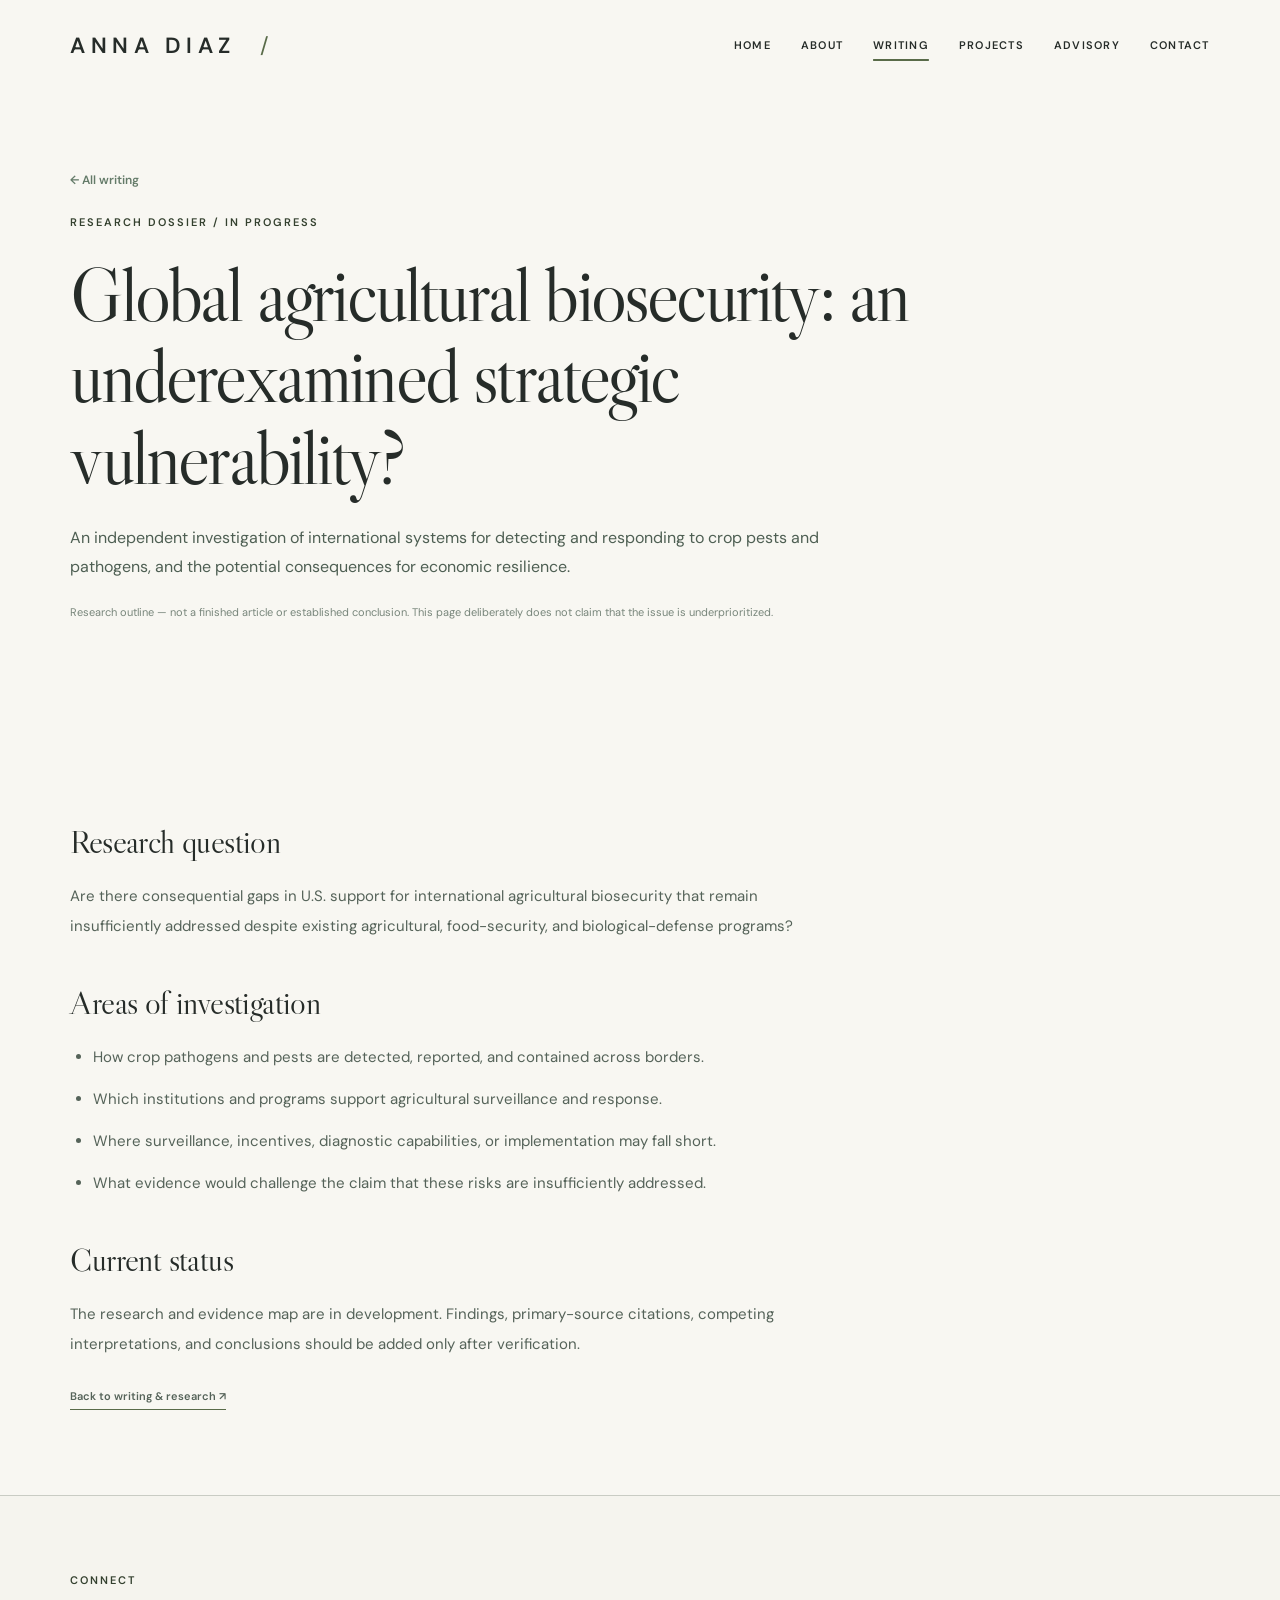
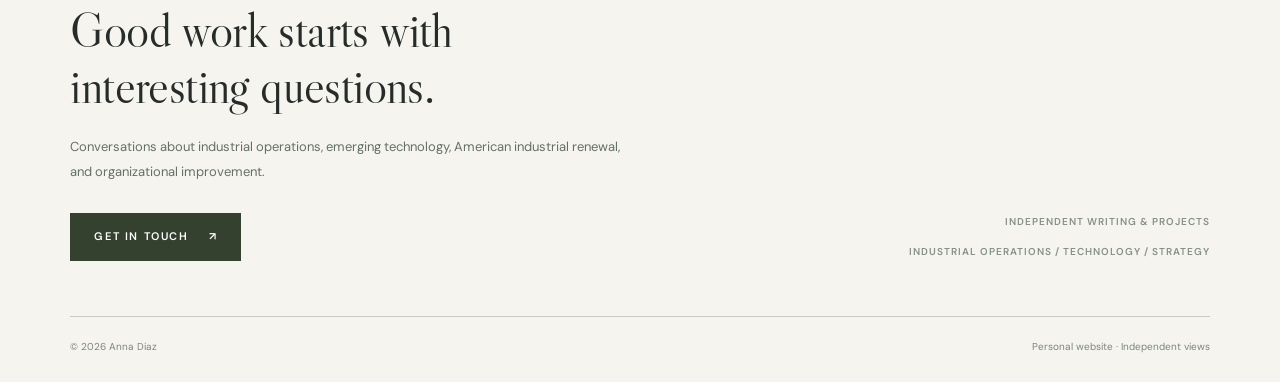
<file: writing/agricultural-biosecurity.html>
<!DOCTYPE html>

<html lang="en"><head><meta charset="utf-8"/><meta content="width=device-width,initial-scale=1" name="viewport"/><meta content="#f8f7f3" name="theme-color"/><meta content="Research outline on global agricultural biosecurity by Anna Diaz." name="description"/><title>Global Agricultural Biosecurity — Research in Progress | Anna Diaz</title><link href="../assets/styles.css" rel="stylesheet"/><link href="../assets/favicon.svg" rel="icon" type="image/svg+xml"/></head>
<body><a class="skip-link" href="#main">Skip to content</a><header class="site-header"><div class="container header-inner"><a aria-label="Anna Diaz homepage" class="wordmark" href="../index.html">ANNA DIAZ<span aria-hidden="true" class="wordmark-slash"> /</span></a><button aria-controls="primary-nav" aria-expanded="false" class="menu-toggle" type="button">Menu <span aria-hidden="true">☰</span></button><nav aria-label="Main navigation" class="nav" id="primary-nav"><a href="../index.html">Home</a><a href="../about.html">About</a><a aria-current="page" href="../writing.html">Writing</a><a href="../projects.html">Projects</a><a href="../advisory.html">Advisory</a><a href="../contact.html">Contact</a></nav></div></header>
<main id="main"><section class="page-intro container"><a class="back-link" href="../writing.html">← All writing</a><p class="eyebrow">Research dossier / In progress</p><h1>Global agricultural biosecurity: an underexamined strategic vulnerability?</h1><p class="page-lead">An independent investigation of international systems for detecting and responding to crop pests and pathogens, and the potential consequences for economic resilience.</p><p class="disclosure">Research outline — not a finished article or established conclusion. This page deliberately does not claim that the issue is underprioritized.</p></section><section class="section container"><div class="article-body"><h2>Research question</h2><p>Are there consequential gaps in U.S. support for international agricultural biosecurity that remain insufficiently addressed despite existing agricultural, food-security, and biological-defense programs?</p><h2>Areas of investigation</h2><ul><li>How crop pathogens and pests are detected, reported, and contained across borders.</li><li>Which institutions and programs support agricultural surveillance and response.</li><li>Where surveillance, incentives, diagnostic capabilities, or implementation may fall short.</li><li>What evidence would challenge the claim that these risks are insufficiently addressed.</li></ul><h2>Current status</h2><p>The research and evidence map are in development. Findings, primary-source citations, competing interpretations, and conclusions should be added only after verification.</p><a class="text-link" href="../writing.html">Back to writing &amp; research ↗</a></div></section></main>
<footer class="site-footer"><div class="container"><div class="footer-top"><div><p class="eyebrow">Connect</p><h2>Good work starts with<br/>interesting questions.</h2><p>Conversations about industrial operations, emerging technology, American industrial renewal, and organizational improvement.</p><a class="button button-dark" href="../contact.html">Get in touch <span aria-hidden="true">↗</span></a></div><div class="footer-side"><span>Independent writing &amp; projects</span><span>Industrial Operations / Technology / Strategy</span></div></div><div class="footer-bottom"><span>© <span id="year">2026</span> Anna Diaz</span><span>Personal website · Independent views</span></div></div></footer><script defer="" src="../assets/script.js"></script></body></html>
</file>
<file: assets/styles.css>
@import url('https://fonts.googleapis.com/css2?family=DM+Sans:wght@400;500;600;700&family=Libre+Caslon+Display&display=swap');
:root{--paper:#f8f7f3;--ink:#303733;--muted:#66726b;--line:#dcded6;--dark:#2b4036;--accent:#718976;--tint:#e9eee7;--white:#fffefa}*{box-sizing:border-box}html{scroll-behavior:smooth}body{margin:0;background:var(--paper);color:var(--ink);font-family:Georgia,'Times New Roman',serif}img{max-width:100%;display:block}a{color:inherit;text-decoration:none}a:focus-visible,button:focus-visible{outline:3px solid #789e85;outline-offset:4px}.container{max-width:1170px;margin:0 auto;padding-left:6%;padding-right:6%}.skip-link{position:absolute;top:-60px;left:10px;background:white;padding:12px;z-index:20}.skip-link:focus{top:10px}.site-header{border-bottom:1px solid var(--line);position:relative;z-index:5}.header-inner{display:flex;align-items:center;justify-content:space-between;min-height:75px;gap:16px}.wordmark{font-size:22px;letter-spacing:-.7px;color:var(--ink);white-space:nowrap}.wordmark-dot{color:var(--accent)}.nav{display:flex;align-items:center;gap:24px;font:500 11px 'DM Sans',Arial,sans-serif;color:var(--ink)}.nav a:hover,.nav a[aria-current=page]{color:#617c66}.nav a[aria-current=page]{text-decoration:underline;text-decoration-color:#94a89a;text-underline-offset:7px}.nav a:last-child{border:1px solid #aab4a9;padding:11px 15px}.menu-toggle{display:none;background:transparent;border:1px solid var(--line);padding:9px 12px;color:var(--ink);font:600 12px 'DM Sans',Arial,sans-serif}.eyebrow,.meta{font:600 10px/1.5 'DM Sans',Arial,sans-serif;letter-spacing:1.6px;text-transform:uppercase;color:#6e856f}.meta{letter-spacing:1px}.hero{padding-top:77px;padding-bottom:84px;display:grid;grid-template-columns:1.25fr .75fr;align-items:center;gap:8%}.hero h1,.page-intro h1{font-size:clamp(43px,5.9vw,76px);font-weight:400;line-height:1.08;letter-spacing:-2.8px;margin:22px 0 26px}.hero h1 em,.page-intro h1 em,h2 em{color:var(--accent);font-weight:400}.hero-lead,.page-lead{font:400 16px/1.8 'DM Sans',Arial,sans-serif;color:#4e5f53;max-width:600px}.hero-sub{font:400 13px/1.9 'DM Sans',Arial,sans-serif;max-width:560px;color:#69766d;margin:18px 0}.button-row{display:flex;gap:10px;flex-wrap:wrap;margin-top:29px}.button{display:inline-flex;gap:16px;align-items:center;justify-content:space-between;padding:13px 18px;border:1px solid #95a298;font:600 11px 'DM Sans',Arial,sans-serif;transition:transform .15s,background .15s}.button:hover{transform:translateY(-2px)}.button-dark{background:var(--dark);color:white;border-color:var(--dark)}.portrait-frame{margin:0;position:relative;background:#e2e4dc;min-height:420px;overflow:hidden;display:flex;flex-direction:column;justify-content:flex-end}.portrait-frame img{width:100%;height:440px;object-fit:cover}.portrait-frame figcaption{position:absolute;bottom:0;left:0;right:0;background:#faf9f1e8;padding:14px 16px;font:500 10px 'DM Sans',Arial,sans-serif;color:#586b5c}.theme-strip{background:var(--dark);color:#f0f2ec;padding:25px 0}.theme-strip .container{display:flex;gap:15px;justify-content:space-between;flex-wrap:wrap;font:600 10px 'DM Sans',Arial,sans-serif;letter-spacing:1.3px;text-transform:uppercase}.section{padding-top:81px;padding-bottom:84px;border-bottom:1px solid var(--line);scroll-margin-top:10px}.section-tinted{background:#eeefea;border:0}.section-heading{display:flex;gap:30px;justify-content:space-between;align-items:end;margin-bottom:37px}.section h2,.advisory-band h2,.footer-top h2,.article-body h2{font-size:clamp(32px,3.8vw,49px);font-weight:400;letter-spacing:-1.4px;line-height:1.15;margin:14px 0 20px}.section-aside{max-width:280px;font:400 12px/1.85 'DM Sans',Arial,sans-serif;color:#76827a}.two-col{display:grid;grid-template-columns:1.3fr 1fr;gap:12%}.body-copy{font:400 14px/2 'DM Sans',Arial,sans-serif;color:#57645b}.body-copy p{margin:0 0 17px}.text-link{display:inline-block;margin-top:15px;border-bottom:1px solid #78927f;padding-bottom:6px;font:600 11px 'DM Sans',Arial,sans-serif}.text-link:hover{color:#5e8166}.fact-list>div{border-bottom:1px solid var(--line);padding:17px 0}.fact-list small{display:block;color:#8a978a;font:600 10px 'DM Sans',Arial,sans-serif;text-transform:uppercase;letter-spacing:1.1px;margin-bottom:9px}.fact-list strong{font:400 17px Georgia,serif}.writing-feature-grid{display:grid;grid-template-columns:1.2fr 1fr;gap:16px}.writing-feature{background:#e0e7de;min-height:355px;padding:30px;display:flex;flex-direction:column;justify-content:space-between}.writing-feature h3{font-size:clamp(25px,3vw,39px);font-weight:400;letter-spacing:-1px;line-height:1.22;margin:14px 0}.writing-feature p,.writing-preview p{font:400 13px/1.85 'DM Sans',Arial,sans-serif;color:#5c6d60}.arrow-line,.small-note{font:600 11px 'DM Sans',Arial,sans-serif;color:#647b69}.writing-side{display:grid;gap:16px}.writing-preview{background:var(--white);border:1px solid var(--line);padding:25px;display:flex;flex-direction:column;justify-content:space-between}.writing-preview h3{font-size:23px;font-weight:400;line-height:1.25;margin:13px 0}.disclosure,.note{font:400 11px/1.9 'DM Sans',Arial,sans-serif;color:#78867b}.disclosure{margin:20px 0}.project-grid{display:grid;grid-template-columns:repeat(3,minmax(0,1fr));gap:16px}.project-card{background:var(--white);border:1px solid var(--line);transition:transform .2s}.project-card:hover,.writing-preview:hover,.writing-feature:hover{transform:translateY(-3px)}.project-image{height:170px;background:#dde7df;overflow:hidden}.project-image.olive{background:#e3e6dc}.project-image.sand{background:#e8e3d8}.project-image img{height:100%;width:100%;object-fit:cover}.project-content{padding:23px}.project-content h3,.topic-list h3{font-size:24px;line-height:1.25;letter-spacing:-.4px;font-weight:400;margin:14px 0}.project-content p,.topic-list p{font:400 12px/1.85 'DM Sans',Arial,sans-serif;color:#647068}.card-foot{display:block;border-top:1px solid var(--line);margin-top:20px;padding-top:15px;font:600 10px 'DM Sans',Arial,sans-serif;color:#728474}.after-grid{margin-top:30px}.advisory-band{background:#e7ece5;padding:72px 0}.advisory-grid{display:grid;grid-template-columns:1fr 1fr;gap:12%;align-items:center}.advisory-band p:not(.eyebrow){font:400 13px/1.9 'DM Sans',Arial,sans-serif;color:#58675c}.service-list>div{border-bottom:1px solid #c7d0c5;padding:20px 0;font:500 13px 'DM Sans',Arial,sans-serif;display:flex;gap:16px}.service-list span{color:#8b9d8d}.site-footer{padding:65px 0 29px}.footer-top{display:flex;justify-content:space-between;gap:60px}.footer-top p:not(.eyebrow){max-width:550px;font:400 13px/1.9 'DM Sans',Arial,sans-serif;color:#637066}.footer-top .button{margin-top:16px}.footer-side{display:flex;flex-direction:column;gap:12px;align-self:end;font:600 10px/1.8 'DM Sans',Arial,sans-serif;color:#859186;text-align:right;text-transform:uppercase;letter-spacing:1px}.footer-bottom{border-top:1px solid var(--line);margin-top:55px;padding-top:23px;display:flex;justify-content:space-between;gap:15px;font:400 10px 'DM Sans',Arial,sans-serif;color:#7a867d}.page-intro{padding-top:85px;padding-bottom:65px}.page-intro h1{max-width:900px}.page-intro .page-lead{max-width:780px}.page-intro .disclosure{max-width:780px}.back-link{display:block;margin-bottom:26px;color:#647b69;font:600 12px 'DM Sans',Arial,sans-serif}.aside-panel{background:#e8ede6;padding:30px;height:fit-content}.clean-list{list-style:none;padding:0;margin:17px 0 0;font:400 13px/1.75 'DM Sans',Arial,sans-serif}.clean-list li{padding:13px 0;border-bottom:1px solid #c8d3c7}.three-values{display:grid;grid-template-columns:repeat(3,1fr);gap:30px;margin-top:30px}.three-values span{font:600 11px 'DM Sans',Arial,sans-serif;color:#7c9780}.three-values h3{font-size:24px;font-weight:400}.three-values p{font:400 12px/1.85 'DM Sans',Arial,sans-serif;color:#67746b}.long-card{border:1px solid var(--line);display:grid;grid-template-columns:1.35fr 1fr;background:var(--white);min-height:270px}.long-card>div:first-child{padding:35px}.long-card h2{font-size:clamp(28px,3.4vw,39px);margin:12px 0}.long-card p{font:400 13px/1.8 'DM Sans',Arial,sans-serif;color:#67736a}.long-card-art{background:#dfe8df;overflow:hidden}.long-card-art img{width:100%;height:100%;object-fit:cover}.topic-list{display:grid;grid-template-columns:repeat(2,1fr);gap:22px}.topic-list article{border:1px solid var(--line);background:var(--white);padding:28px;scroll-margin-top:25px}.article-body{max-width:780px;font:400 15px/2 'DM Sans',Arial,sans-serif;color:#556359}.article-body h2{margin-top:43px;font-size:33px;color:var(--ink)}.article-body ul{padding-left:23px}.article-body li{margin-bottom:12px}.project-hero-art{background:#dfe8df;max-height:310px;overflow:hidden;margin-bottom:35px}.project-hero-art img{height:310px;object-fit:contain;width:100%}.contact-placeholders>div{padding:15px 0;border-bottom:1px solid #c8d3c7;display:flex;justify-content:space-between;gap:12px;font:400 12px 'DM Sans',Arial,sans-serif}.contact-placeholders span{color:#768579}
@media(max-width:850px){.nav{gap:12px}.hero{gap:5%}.hero h1{font-size:clamp(42px,5.8vw,62px)}.portrait-frame{min-height:350px}.portrait-frame img{height:370px}.theme-strip .container{justify-content:flex-start;column-gap:30px}.project-grid{gap:10px}.project-content{padding:17px}}
@media(max-width:680px){.container{padding-left:6%;padding-right:6%}.header-inner{min-height:69px;flex-wrap:wrap;padding-top:13px;padding-bottom:13px}.menu-toggle{display:block;margin-left:auto}.nav{display:none;width:100%;flex-direction:column;align-items:stretch;gap:0;padding-bottom:10px}.nav.is-open{display:flex}.nav a{padding:13px 5px;border-bottom:1px solid var(--line)}.nav a:last-child{border:0;padding:13px 5px}.hero{grid-template-columns:1fr;gap:37px;padding-top:58px;padding-bottom:57px}.hero h1,.page-intro h1{letter-spacing:-1.7px}.portrait-frame{max-width:410px;min-height:330px}.portrait-frame img{height:400px}.section{padding-top:59px;padding-bottom:61px}.section-heading{display:block}.section-aside{max-width:600px}.two-col,.writing-feature-grid,.project-grid,.advisory-grid,.three-values,.long-card,.topic-list{grid-template-columns:1fr}.writing-feature{min-height:300px}.writing-side{gap:12px}.project-image{height:180px}.advisory-band{padding:57px 0}.footer-top{display:block}.footer-side{margin-top:35px;text-align:left}.page-intro{padding-top:60px;padding-bottom:40px}.long-card-art{max-height:215px}.long-card-art img{height:215px}.footer-bottom{flex-wrap:wrap}}
@media(prefers-reduced-motion:reduce){html{scroll-behavior:auto}*,*:before,*:after{transition:none!important;animation:none!important}}


/* ================================================
   ANNA DIAZ / INDUSTRIAL EDITORIAL REFRESH
   Ivory, charcoal and earthy olive. 21 November 2026.
   ================================================ */
:root{--paper:#f8f7f2;--ink:#262c29;--muted:#626963;--line:#c9ccc4;--dark:#34412f;--accent:#596b49;--tint:#efeee8;--white:#fdfcf8}
body{background:var(--paper);color:var(--ink)}
.container{max-width:1340px;padding-left:5.5%;padding-right:5.5%}
.site-header{background:var(--paper);border-bottom:none}
.header-inner{min-height:92px}
.wordmark{font:600 22px/1.2 'DM Sans',Arial,sans-serif;letter-spacing:5.5px;color:var(--ink)}
.wordmark-slash{color:var(--accent);font-weight:400;margin-left:13px}
.nav{font:600 11px/1.4 'DM Sans',Arial,sans-serif;letter-spacing:1.25px;text-transform:uppercase;gap:30px}
.nav a:last-child{border:0;padding:0}
.nav a[aria-current=page]{color:var(--ink);text-decoration-color:var(--accent);text-decoration-thickness:2px;text-underline-offset:10px}
.nav a:hover{color:var(--accent)}
.eyebrow,.meta,.path-index{color:var(--dark);font:600 11px/1.6 'DM Sans',Arial,sans-serif;letter-spacing:2px;text-transform:uppercase}
.hero{max-width:1340px;grid-template-columns:1.11fr .89fr;gap:3.5%;padding-top:38px;padding-bottom:32px;min-height:590px;align-items:center}
.hero-copy{position:relative;z-index:2;padding:42px 0 35px}
.hero h1{font-family:'Libre Caslon Display',Georgia,'Times New Roman',serif;font-size:clamp(48px,5.4vw,79px);font-weight:400;letter-spacing:-2.3px;line-height:1.02;margin:33px 0 25px;white-space:nowrap}
.hero h1 em{font-weight:400;color:var(--ink)}
.hero-rule{display:block;width:66px;height:5px;background:var(--accent);margin:30px 0 27px}
.hero-lead{font:400 17px/1.65 'DM Sans',Arial,sans-serif;color:#333a34;max-width:540px;margin:0}
.hero-sub{font:400 13px/1.85 'DM Sans',Arial,sans-serif;color:#6d736a;max-width:540px;margin:17px 0 0}
.button-row{margin-top:37px;gap:32px;align-items:center}
.button{font:600 11px/1.2 'DM Sans',Arial,sans-serif;letter-spacing:1.6px;text-transform:uppercase;min-height:47px;gap:20px}
.button-dark{background:var(--dark);color:#fff;padding:16px 23px;border-color:var(--dark)}
.button-secondary{border:0;border-bottom:1px solid var(--ink);padding:15px 0;color:var(--ink)}
.button-secondary:hover{background:transparent}
.portrait-frame{min-height:0;height:510px;background:transparent;overflow:visible;margin:0;display:block;position:relative}
.portrait-mat{width:100%;height:100%;background:#b8beb2;clip-path:polygon(22% 0,100% 0,81% 100%,0 100%);overflow:hidden}
.portrait-mat img,.portrait-frame img{height:100%;width:100%;object-fit:cover;object-position:50% 42%;filter:saturate(.83) contrast(1.02)}
.portrait-edge{position:absolute;right:0;bottom:0;width:17%;height:45%;background:#718064;clip-path:polygon(100% 0,100% 100%,0 100%);z-index:-1}
.home-paths{display:grid;grid-template-columns:repeat(3,1fr);gap:0;border-top:1px solid var(--line);border-bottom:1px solid var(--line);padding-top:26px;padding-bottom:36px}
.path-item{display:block;padding:7px 34px 4px 34px;min-height:165px;transition:background .18s}
.path-item:first-child{padding-left:0}
.path-item:not(:first-child){border-left:1px solid var(--line)}
.path-item:hover{background:#eeefe9}
.path-item h2{font:600 18px/1.3 'DM Sans',Arial,sans-serif;letter-spacing:1.4px;text-transform:uppercase;margin:11px 0 14px}
.path-item p{font:400 13px/1.65 'DM Sans',Arial,sans-serif;color:#576159;max-width:340px;margin:0}
.path-arrow{display:inline-block;font:400 26px/1 Arial,sans-serif;margin-top:15px;color:#313b33}
.section{padding-top:82px;padding-bottom:85px;border-color:var(--line)}
.section h2,.advisory-band h2,.footer-top h2,.article-body h2{font-family:'Libre Caslon Display',Georgia,serif;letter-spacing:-.6px}
.section h2 em,.advisory-band h2 em,.footer-top h2 em,.page-intro h1 em{color:var(--accent)}
.section-tinted{background:#eeeee8}
.writing-feature{background:#e3e7df}
.writing-preview,.project-card,.topic-list article,.long-card{background:var(--white);border-color:var(--line)}
.project-card:hover,.writing-preview:hover,.writing-feature:hover{transform:translateY(-2px)}
.project-image{background:#dfe4dd}
.advisory-band{background:#e7e9e1}
.page-intro{padding-top:80px;padding-bottom:55px}
.page-intro h1{font-family:'Libre Caslon Display',Georgia,serif}
.text-link{border-bottom-color:var(--accent)}
.site-footer{background:#f5f4ee}
@media(max-width:1050px){.nav{gap:16px;letter-spacing:.5px}.hero{min-height:530px}.hero h1{font-size:clamp(43px,5vw,61px)}.portrait-frame{height:445px}}
@media(max-width:760px){.container{padding-left:6%;padding-right:6%}.header-inner{min-height:74px}.wordmark{font-size:17px;letter-spacing:3.4px}.menu-toggle{display:block}.nav{display:none;width:100%;flex-direction:column;align-items:stretch;gap:0;padding:0 0 12px}.nav.is-open{display:flex}.nav a,.nav a:last-child{padding:13px 5px;border-bottom:1px solid var(--line)}.hero{grid-template-columns:1fr;padding-top:30px;padding-bottom:32px;gap:26px;min-height:0}.hero-copy{padding:16px 0 0}.hero h1{font-size:clamp(43px,9vw,67px);white-space:normal;line-height:1.08;margin:22px 0}.hero-rule{margin:23px 0}.hero-lead{font-size:15px}.portrait-frame{height:430px;width:min(100%,470px);margin:auto}.home-paths{grid-template-columns:1fr;padding-top:10px;padding-bottom:10px}.path-item,.path-item:first-child{padding:22px 0;min-height:0}.path-item:not(:first-child){border-left:0;border-top:1px solid var(--line)}.path-item h2{font-size:16px}.path-arrow{margin-top:6px}.section{padding-top:57px;padding-bottom:60px}}
@media(max-width:420px){.hero h1{font-size:41px}.portrait-frame{height:360px}.button-row{gap:15px}.button{font-size:10px;letter-spacing:1px}}

/* V3 — quiet landscape motif and restrained editorial typography */
.hero h1 em{font-style:italic;color:var(--ink)}
.section h2 em,.page-intro h1 em,.footer-top h2 em,.advisory-band h2 em{font-style:normal;color:inherit}
.mountain-horizon{position:relative;isolation:isolate;padding-bottom:120px!important;margin-bottom:-18px}
.mountain-horizon::before{content:"";position:absolute;z-index:-1;left:0;right:0;bottom:0;height:125px;background:url('mountain-horizon.svg') center bottom/cover no-repeat;opacity:.72;pointer-events:none}
.mountain-horizon .path-item{position:relative;z-index:1}
.contact-intro{padding-bottom:35px}
.contact-section{padding-top:34px}
.contact-layout{display:grid;grid-template-columns:.88fr 1.12fr;gap:10%;align-items:start}
.contact-context h2,.contact-panel h2{font-size:clamp(27px,3.1vw,40px);font-weight:400;letter-spacing:-.8px;margin:11px 0 24px}
.contact-context .body-copy{max-width:440px}
.contact-lines{margin:30px 0;border-top:1px solid var(--line)}
.contact-lines div{padding:15px 0;border-bottom:1px solid var(--line);font:500 12px/1.6 'DM Sans',Arial,sans-serif}
.contact-lines span{font-size:10px;color:var(--accent);letter-spacing:1.5px;margin-right:15px}
.contact-direct{margin-top:34px}.contact-direct a{display:inline-block;margin-right:21px;margin-top:10px;border-bottom:1px solid var(--accent);padding-bottom:6px;font:600 12px 'DM Sans',Arial,sans-serif}
.contact-direct [hidden]{display:none!important}
.contact-panel{background:#efefe9;border:1px solid var(--line);padding:clamp(22px,3.5vw,40px)}
.contact-form{display:grid;gap:8px}.contact-form label{font:600 11px 'DM Sans',Arial,sans-serif;letter-spacing:.35px;margin-top:10px}
.contact-form input,.contact-form select,.contact-form textarea{font:400 13px 'DM Sans',Arial,sans-serif;color:var(--ink);background:#fffefa;width:100%;padding:13px;border:1px solid #b7bdb4;border-radius:0;min-width:0}
.contact-form textarea{resize:vertical}.contact-form .button{margin-top:13px;cursor:pointer;width:fit-content}.contact-form button:disabled{cursor:not-allowed;opacity:.48;transform:none}.contact-form-note{font:400 11px/1.75 'DM Sans',Arial,sans-serif;color:var(--muted);margin:9px 0 0}
@media(max-width:760px){.mountain-horizon{padding-bottom:86px!important}.mountain-horizon::before{height:90px}.contact-layout{grid-template-columns:1fr;gap:32px}.contact-panel{padding:23px}}

/* Contact form: visually hidden honeypot field for automated spam */
.form-honeypot{position:absolute!important;left:-10000px!important;width:1px!important;height:1px!important;overflow:hidden!important} 
.contact-privacy{margin:10px 0 0;font:400 11px/1.75 'DM Sans',Arial,sans-serif;color:var(--muted)}
.contact-privacy a{text-decoration:underline;text-underline-offset:3px}
</file>
